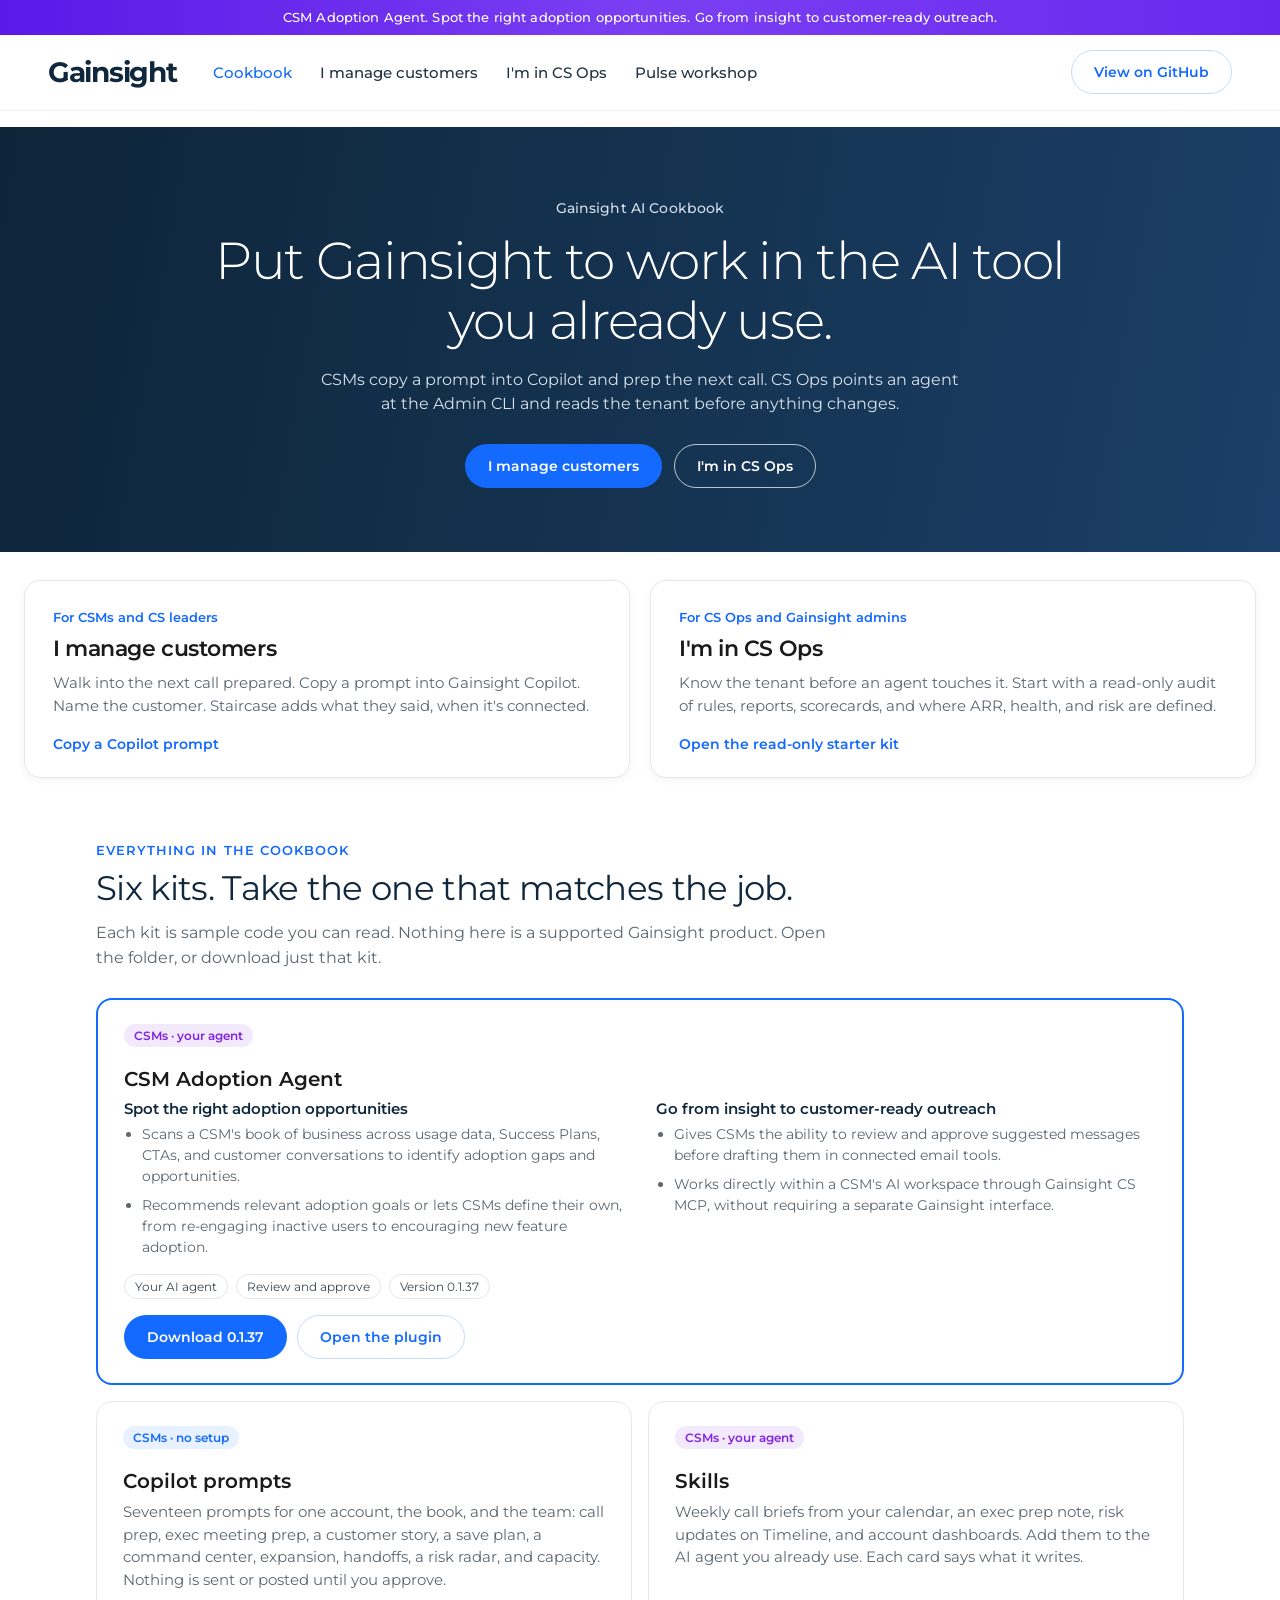
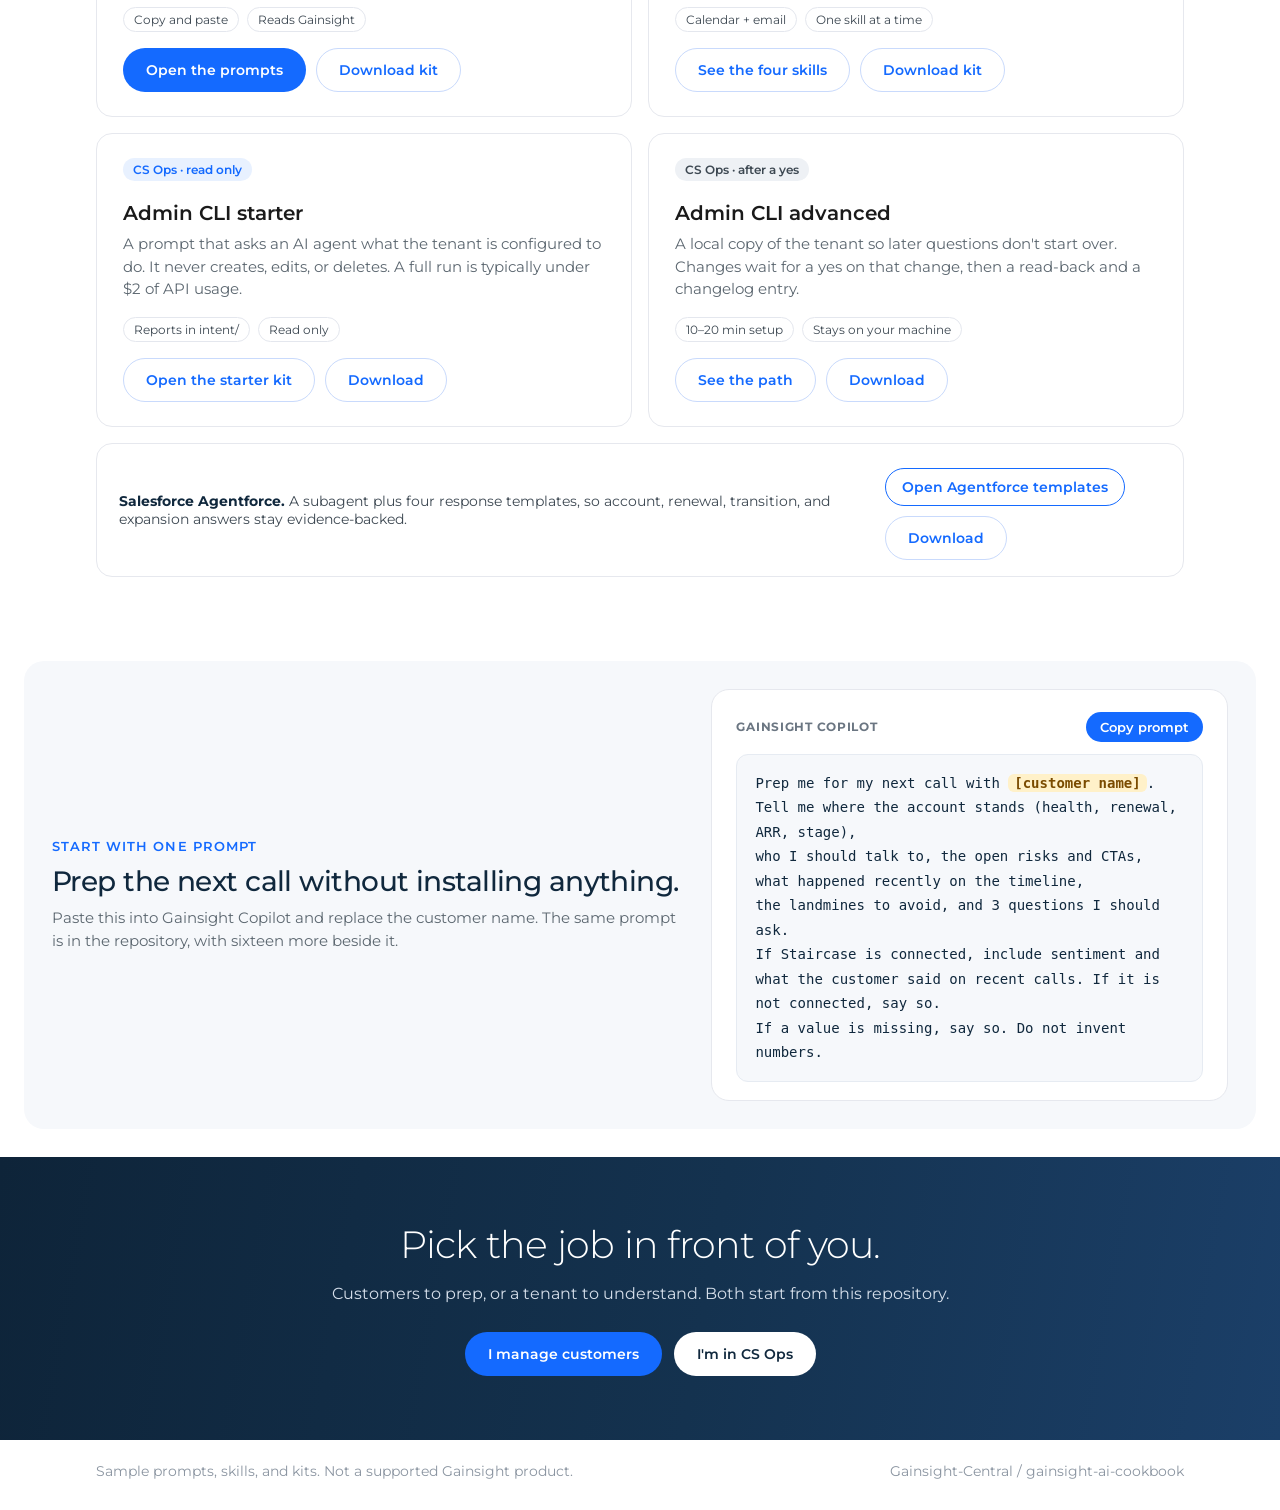
<file: docs/index.html>
<!DOCTYPE html>
<html lang="en">
<head>
  <meta charset="utf-8" />
  <meta name="viewport" content="width=device-width, initial-scale=1" />
  <title>Gainsight AI Cookbook</title>
  <meta name="description" content="Prompts for Gainsight Copilot, skills for the AI agent of your choice, and Admin CLI kits for CS Ops. Sample code from Gainsight, ready to copy." />
  <link rel="stylesheet" href="css/site.css" />
</head>
<body>
  <a class="banner announce" href="#nba">CSM Adoption Agent. Spot the right adoption opportunities. Go from insight to customer-ready outreach.</a>
  <header class="header">
    <a class="logo" href="index.html">Gainsight</a>
    <nav class="nav">
      <a class="active" href="index.html">Cookbook</a>
      <a href="customers.html">I manage customers</a>
      <a href="ops.html">I'm in CS Ops</a>
      <a href="workshop/">Pulse workshop</a>
    </nav>
    <div class="header-actions">
      <a class="btn btn-quiet" href="https://github.com/Gainsight-Central/gainsight-ai-cookbook">View on GitHub</a>
    </div>
  </header>

  <section class="hero home-hero">
    <div class="eyebrow">Gainsight AI Cookbook</div>
    <h1>Put Gainsight to work in the AI tool you already use.</h1>
    <p class="sub">CSMs copy a prompt into Copilot and prep the next call. CS Ops points an agent at the Admin CLI and reads the tenant before anything changes.</p>
    <div class="hero-actions">
      <a class="btn btn-blue" href="customers.html">I manage customers</a>
      <a class="btn btn-ghost" href="ops.html">I'm in CS Ops</a>
    </div>
  </section>

  <section class="home-section">
    <div class="wrap">
      <div class="doors">
        <a class="door" href="customers.html">
          <div class="kicker">For CSMs and CS leaders</div>
          <h3>I manage customers</h3>
          <p>Walk into the next call prepared. Copy a prompt into Gainsight Copilot. Name the customer. Staircase adds what they said, when it's connected.</p>
          <span class="go">Copy a Copilot prompt</span>
        </a>
        <a class="door" href="ops.html">
          <div class="kicker">For CS Ops and Gainsight admins</div>
          <h3>I'm in CS Ops</h3>
          <p>Know the tenant before an agent touches it. Start with a read-only audit of rules, reports, scorecards, and where ARR, health, and risk are defined.</p>
          <span class="go">Open the read-only starter kit</span>
        </a>
      </div>
    </div>
  </section>

  <section class="block" id="kits">
    <div class="block-head">
      <div class="over">Everything in the cookbook</div>
      <h2 class="title">Six kits. Take the one that matches the job.</h2>
      <p class="lede">Each kit is sample code you can read. Nothing here is a supported Gainsight product. Open the folder, or download just that kit.</p>
    </div>
    <div class="kit-grid">
      <div class="kit feat" id="nba">
        <span class="tag purple">CSMs · your agent</span>
        <h3>CSM Adoption Agent</h3>
        <div class="kit-points">
          <div>
            <h4>Spot the right adoption opportunities</h4>
            <ul>
              <li>Scans a CSM's book of business across usage data, Success Plans, CTAs, and customer conversations to identify adoption gaps and opportunities.</li>
              <li>Recommends relevant adoption goals or lets CSMs define their own, from re-engaging inactive users to encouraging new feature adoption.</li>
            </ul>
          </div>
          <div>
            <h4>Go from insight to customer-ready outreach</h4>
            <ul>
              <li>Gives CSMs the ability to review and approve suggested messages before drafting them in connected email tools.</li>
              <li>Works directly within a CSM's AI workspace through Gainsight CS MCP, without requiring a separate Gainsight interface.</li>
            </ul>
          </div>
        </div>
        <div class="meta"><span class="chip">Your AI agent</span><span class="chip">Review and approve</span><span class="chip">Version 0.1.37</span></div>
        <div class="row-actions"><a class="btn btn-blue" href="downloads/gainsight-nba-0.1.37.zip" data-gate="nba">Download 0.1.37</a><a class="btn btn-quiet" href="https://github.com/Gainsight-Central/gainsight-ai-cookbook/tree/main/gainsight-nba">Open the plugin</a></div>
      </div>
      <div class="kit">
        <span class="tag">CSMs · no setup</span>
        <h3>Copilot prompts</h3>
        <p>Seventeen prompts for one account, the book, and the team: call prep, exec meeting prep, a customer story, a save plan, a command center, expansion, handoffs, a risk radar, and capacity. Nothing is sent or posted until you approve.</p>
        <div class="meta"><span class="chip">Copy and paste</span><span class="chip">Reads Gainsight</span></div>
        <div class="row-actions"><a class="btn btn-blue" href="customers.html#prompts">Open the prompts</a><a class="btn btn-quiet" href="downloads/gainsight-cs-mcp-skills.zip">Download kit</a></div>
      </div>
      <div class="kit">
        <span class="tag purple">CSMs · your agent</span>
        <h3>Skills</h3>
        <p>Weekly call briefs from your calendar, an exec prep note, risk updates on Timeline, and account dashboards. Add them to the AI agent you already use. Each card says what it writes.</p>
        <div class="meta"><span class="chip">Calendar + email</span><span class="chip">One skill at a time</span></div>
        <div class="row-actions"><a class="btn btn-quiet" href="customers.html#skills">See the four skills</a><a class="btn btn-quiet" href="downloads/gainsight-cs-mcp-skills.zip">Download kit</a></div>
      </div>
      <div class="kit">
        <span class="tag">CS Ops · read only</span>
        <h3>Admin CLI starter</h3>
        <p>A prompt that asks an AI agent what the tenant is configured to do. It never creates, edits, or deletes. A full run is typically under $2 of API usage.</p>
        <div class="meta"><span class="chip">Reports in intent/</span><span class="chip">Read only</span></div>
        <div class="row-actions"><a class="btn btn-quiet" href="ops.html">Open the starter kit</a><a class="btn btn-quiet" href="downloads/cs-admin-cli-starter-kit.zip">Download</a></div>
      </div>
      <div class="kit">
        <span class="tag gray">CS Ops · after a yes</span>
        <h3>Admin CLI advanced</h3>
        <p>A local copy of the tenant so later questions don't start over. Changes wait for a yes on that change, then a read-back and a changelog entry.</p>
        <div class="meta"><span class="chip">10–20 min setup</span><span class="chip">Stays on your machine</span></div>
        <div class="row-actions"><a class="btn btn-quiet" href="ops.html#path">See the path</a><a class="btn btn-quiet" href="downloads/cs-admin-cli-advanced-kit.zip">Download</a></div>
      </div>
    </div>
    <div class="skills-foot" style="margin-top:16px">
      <span><b>Salesforce Agentforce.</b> A subagent plus four response templates, so account, renewal, transition, and expansion answers stay evidence-backed.</span>
      <span class="row-actions"><a class="open-btn" href="https://github.com/Gainsight-Central/gainsight-ai-cookbook/tree/main/agentforce-cs-agent">Open Agentforce templates</a><a class="btn btn-quiet" href="downloads/agentforce-cs-agent.zip">Download</a></span>
    </div>
  </section>

  <section class="band">
    <div>
      <div class="over">Start with one prompt</div>
      <h2>Prep the next call without installing anything.</h2>
      <p>Paste this into Gainsight Copilot and replace the customer name. The same prompt is in the repository, with sixteen more beside it.</p>
    </div>
    <div class="prompt-card" style="box-shadow:none;border:1px solid #e6e8ee">
      <div class="ph"><span>Gainsight Copilot</span><button class="copy-btn" type="button" data-copy="prep-for-a-call">Copy prompt</button></div>
      <div class="prompt-text">Prep me for my next call with <span class="fill">[customer name]</span>.
Tell me where the account stands (health, renewal, ARR, stage),
who I should talk to, the open risks and CTAs, what happened recently on the timeline,
the landmines to avoid, and 3 questions I should ask.
If Staircase is connected, include sentiment and what the customer said on recent calls. If it is not connected, say so.
If a value is missing, say so. Do not invent numbers.</div>
    </div>
  </section>

  <section class="final">
    <h2>Pick the job in front of you.</h2>
    <p>Customers to prep, or a tenant to understand. Both start from this repository.</p>
    <div class="hero-actions">
      <a class="btn btn-blue" href="customers.html">I manage customers</a>
      <a class="btn btn-white" href="ops.html">I'm in CS Ops</a>
    </div>
  </section>
  <div class="legal"><span>Sample prompts, skills, and kits. Not a supported Gainsight product.</span><span>Gainsight-Central / gainsight-ai-cookbook</span></div>

  <pre id="prep-for-a-call" class="copy-source">Prep me for my next call with [customer name].
Tell me where the account stands (health, renewal, ARR, stage),
who I should talk to, the open risks and CTAs, what happened recently on the timeline,
the landmines to avoid, and 3 questions I should ask.
If Staircase is connected, include sentiment and what the customer said on recent calls. If it is not connected, say so.
If a value is missing, say so. Do not invent numbers.</pre>
  <dialog id="nba-gate" class="nba-dialog">
    <form id="nba-gate-form" method="dialog">
      <h2>Download the CSM Adoption Agent plugin</h2>
      <p>Fill in the form and your download starts right after. We'll use your details to see who is trying the plugin and to ask how it went. We won't add you to a mailing list.</p>
      <p class="nba-dialog-note"><span class="req" aria-hidden="true">*</span> Required</p>
      <label>Name <span class="req" aria-hidden="true">*</span><input name="name" type="text" placeholder="Jane Smith" autocomplete="name" required aria-required="true"><span class="nba-dialog-error">Enter your name.</span></label>
      <label>Work email <span class="req" aria-hidden="true">*</span><input name="email" type="email" placeholder="jane@company.com" autocomplete="email" required aria-required="true"><span class="nba-dialog-error">Enter a valid work email, like jane@company.com.</span></label>
      <label>Company <span class="req" aria-hidden="true">*</span><input name="company" type="text" placeholder="Company name" autocomplete="organization" required aria-required="true"><span class="nba-dialog-error">Enter your company.</span></label>
      <label>Role <span class="opt">(optional)</span><input name="role" type="text" placeholder="CSM, CS Ops, CS leader" autocomplete="organization-title"></label>
      <label>How do you plan to use it? <span class="opt">(optional)</span><input name="use" type="text" placeholder="For example, find accounts that stopped using a feature"></label>
      <div class="nba-dialog-actions">
        <button class="btn btn-blue" type="submit">Download</button>
        <button class="btn btn-quiet" type="button" data-gate-close>Cancel</button>
      </div>
    </form>
  </dialog>
  <script src="js/site.js"></script>
</body>
</html>
</file>
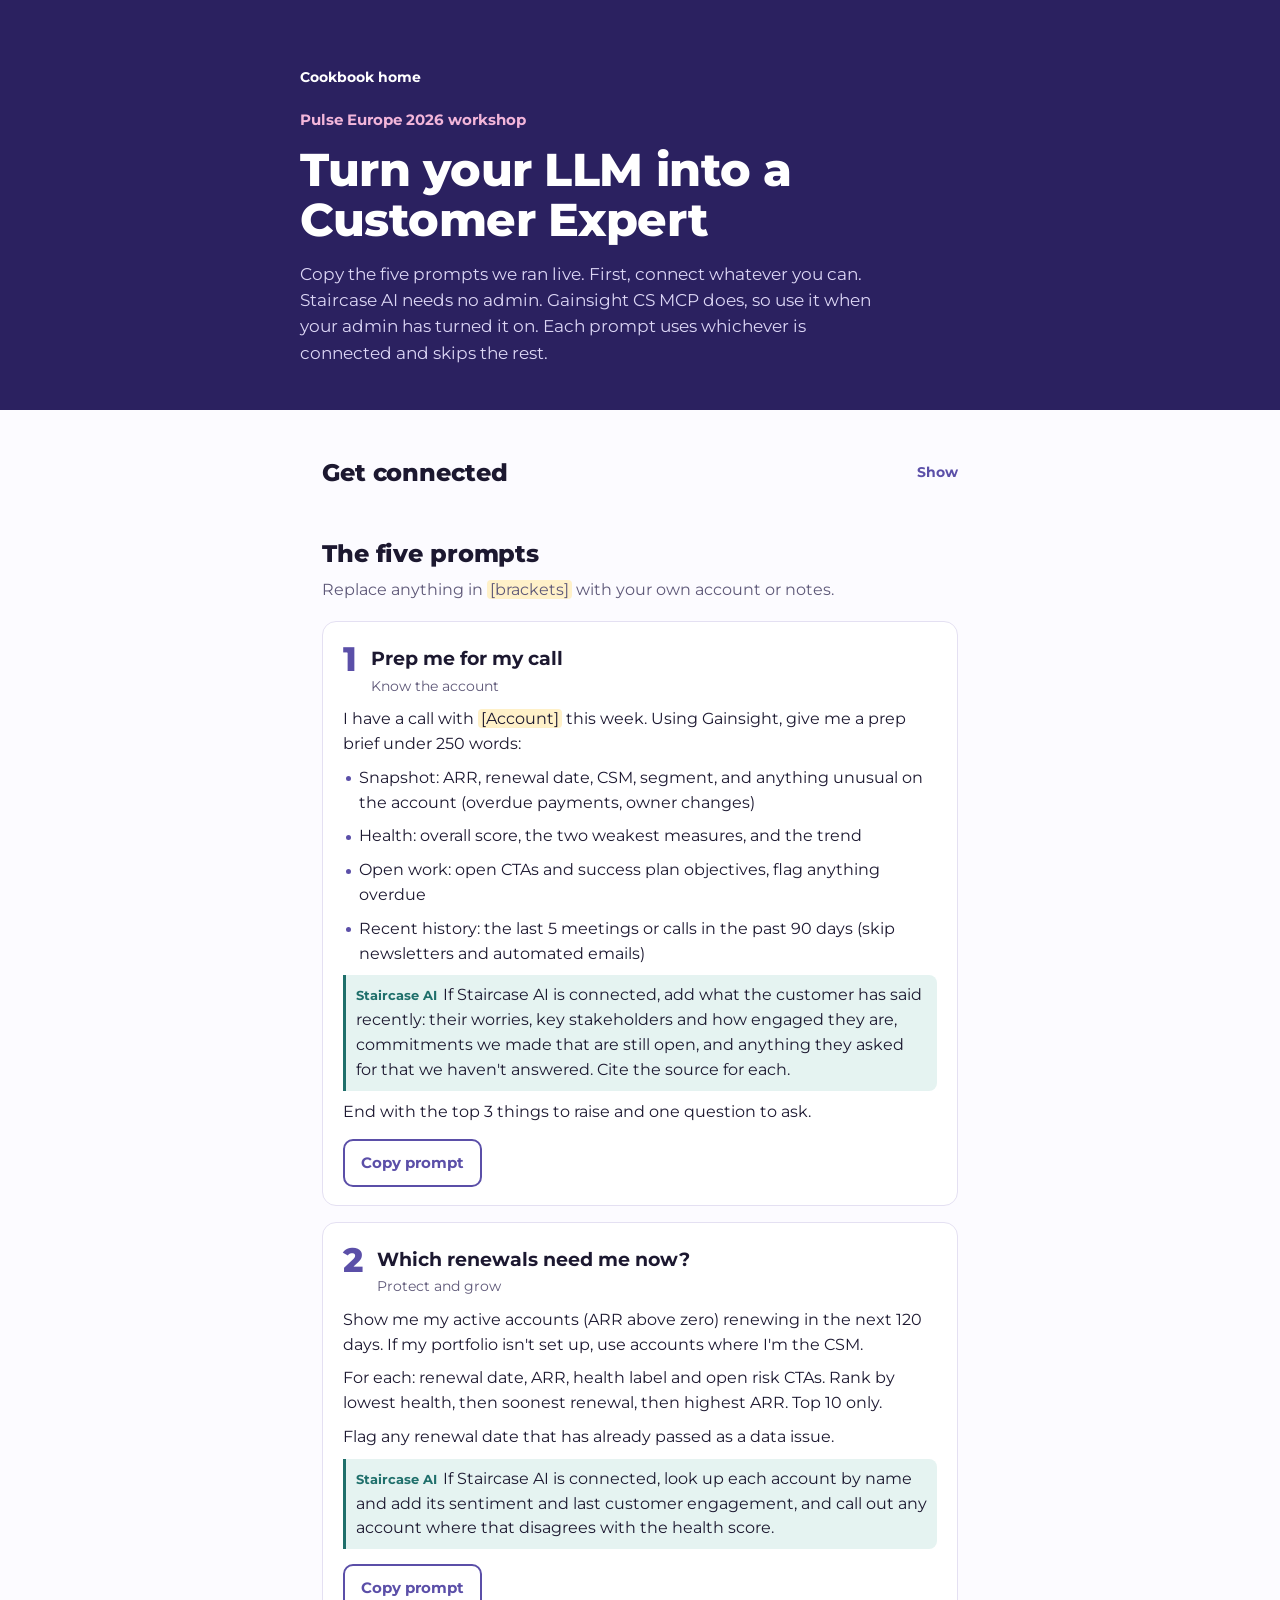
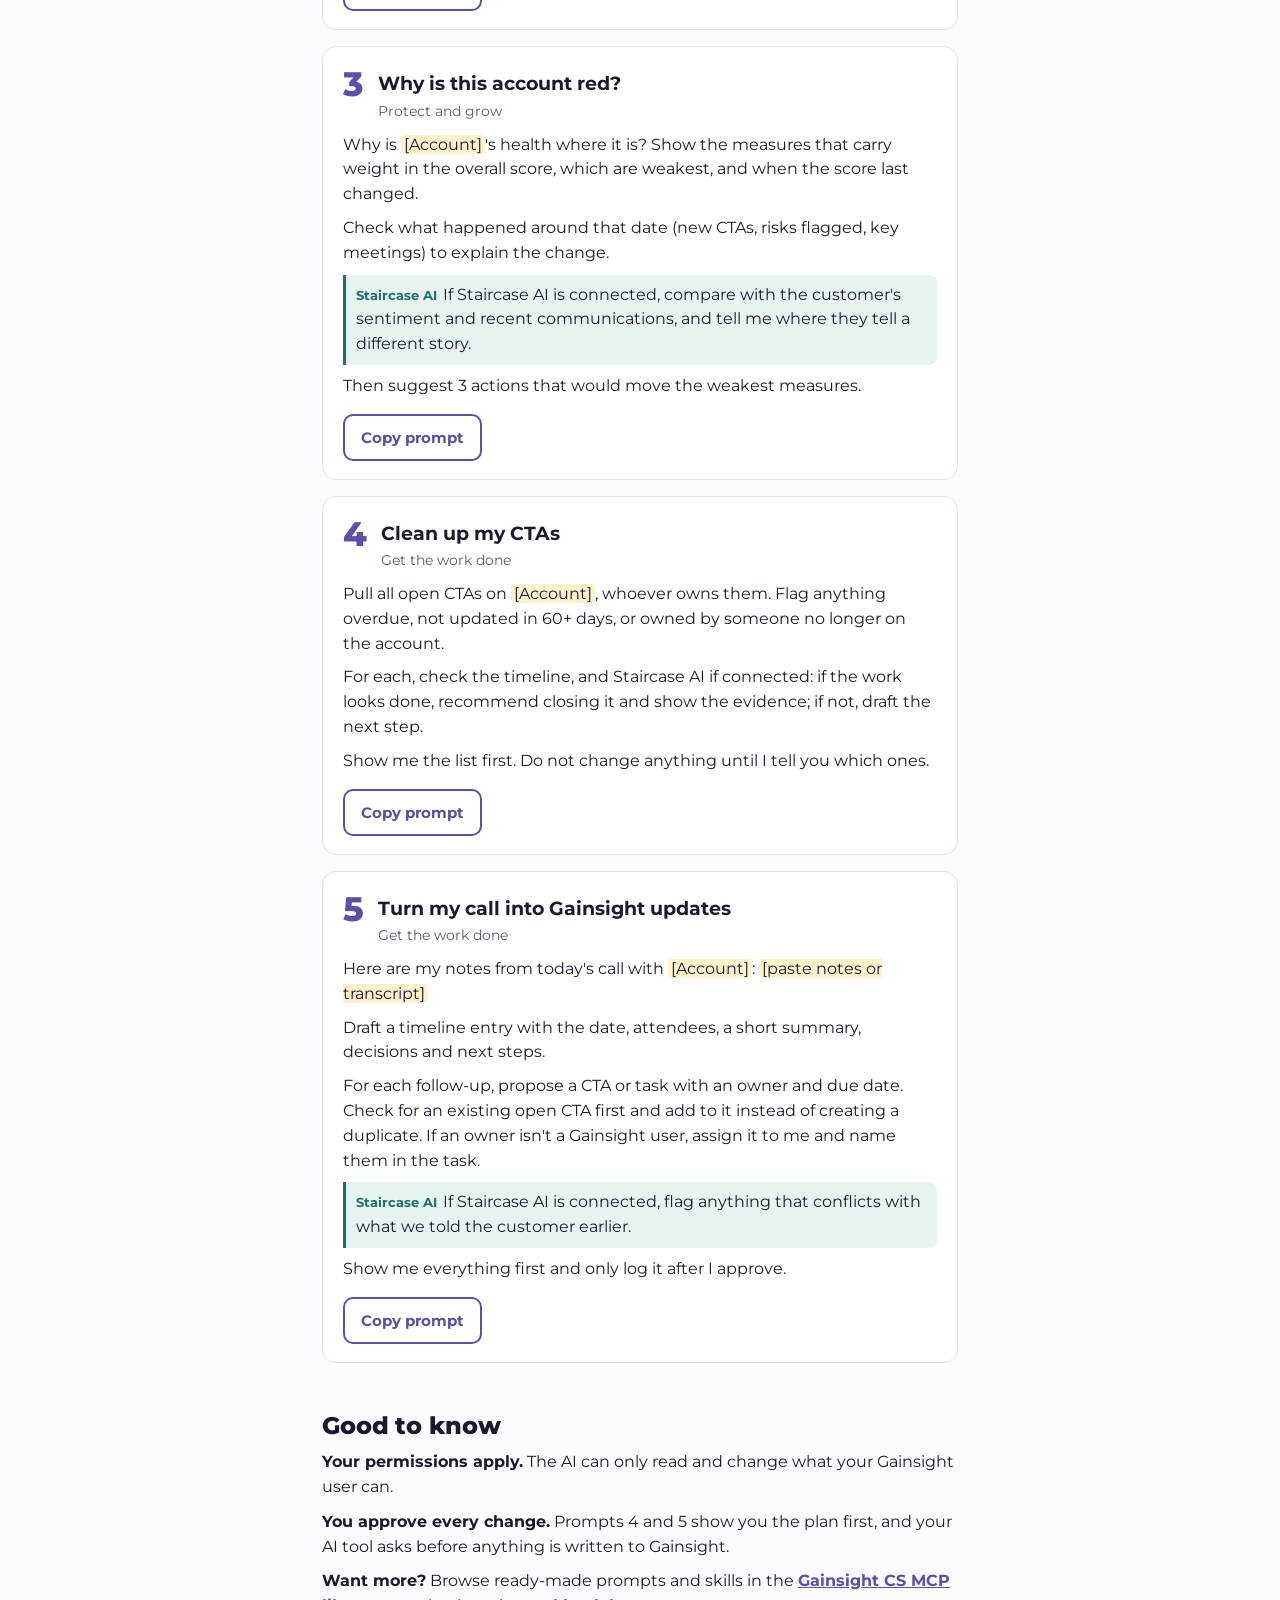
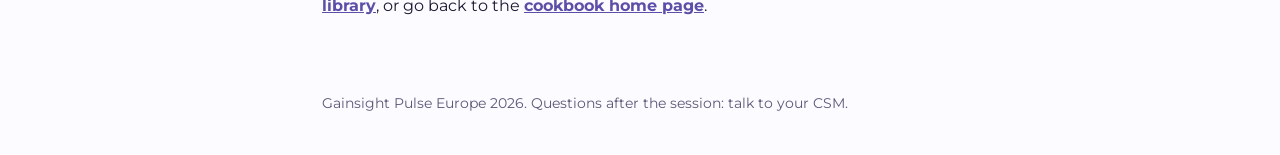
<file: docs/workshop/index.html>
<!doctype html>
<html lang="en"><head><meta charset="utf-8"><meta name="viewport" content="width=device-width,initial-scale=1">
<meta name="robots" content="noindex">
<title>Turn your LLM into a Customer Expert | Pulse Europe 2026</title>
<link rel="preconnect" href="https://fonts.googleapis.com"><link href="https://fonts.googleapis.com/css2?family=Montserrat:wght@400;500;700;800&display=swap" rel="stylesheet">
<style>
:root{--dusk:#2B2160;--violet:#5B4FA8;--pink:#F3B6DA;--teal:#1F6F6B;--teal-bg:#E5F3F1;--gold:#E9B44C;--paper:#FCFBFF;--card:#FFFFFF;--line:#E4E0F2;--ink:#1C1830;--muted:#5E5878;--mark:#FFF1C9;color-scheme:light}
@media (prefers-color-scheme:dark){:root{--paper:#141026;--card:#1E1938;--line:#332B57;--ink:#EDEAF7;--muted:#B3ACD0;--teal:#7FD1C8;--teal-bg:#173634;--mark:#4A3C10;--violet:#B9AEF5;color-scheme:dark}}
*{box-sizing:border-box}
body{margin:0;font-family:Montserrat,system-ui,-apple-system,"Segoe UI",sans-serif;background:var(--paper);color:var(--ink);line-height:1.55;font-size:16px}
.hero{background:var(--dusk);color:#fff;padding:56px 22px 44px}
.wrap{max-width:680px;margin:0 auto}
.hero .event{color:var(--pink);font-weight:700;font-size:15px;margin:0 0 14px}
.hero h1{font-size:clamp(30px,7vw,46px);line-height:1.08;font-weight:800;margin:0 0 16px;letter-spacing:-.01em}
.hero p.lede{font-size:17px;color:#DCD6F5;margin:0;max-width:34em}
main{padding:8px 22px 64px}
h2{font-size:24px;font-weight:800;margin:44px 0 6px;letter-spacing:-.005em}
.sub{color:var(--muted);margin:0 0 18px}
ol.steps{list-style:none;padding:0;margin:0;counter-reset:s}
ol.steps li{counter-increment:s;position:relative;padding:0 0 18px 46px}
ol.steps li::before{content:counter(s);position:absolute;left:0;top:0;width:30px;height:30px;border-radius:50%;background:var(--gold);color:#2B2160;font-weight:800;display:grid;place-items:center;font-size:15px}
ol.steps strong{display:block}
code{display:inline-block;max-width:100%;background:var(--card);border:1px solid var(--line);border-radius:6px;padding:1px 6px;font-size:14px;overflow-wrap:anywhere;word-break:break-word;vertical-align:top}
.prompt{background:var(--card);border:1px solid var(--line);border-radius:14px;padding:20px 20px 18px;margin:0 0 16px}
.prompt header{display:flex;gap:14px;align-items:flex-start;margin-bottom:10px}
.num{flex:none;font-size:34px;font-weight:800;line-height:1;color:var(--violet)}
.prompt h3{margin:2px 0 0;font-size:19px;font-weight:700}
.theme{margin:2px 0 0;color:var(--muted);font-size:14px}
.text p{margin:0 0 9px}
.text p.li{padding-left:16px;position:relative}.text p.li::before{content:"";position:absolute;left:3px;top:.65em;width:5px;height:5px;border-radius:50%;background:var(--violet)}
.text p.st{background:var(--teal-bg);border-left:3px solid var(--teal);padding:8px 10px;border-radius:0 8px 8px 0}
.tag{display:inline-block;font-size:12.5px;font-weight:700;color:var(--teal);margin-right:6px}
mark{background:var(--mark);color:inherit;border-radius:4px;padding:0 3px}
.copy{font:inherit;font-weight:700;font-size:15px;margin-top:6px;padding:10px 16px;border-radius:10px;border:2px solid var(--violet);background:transparent;color:var(--violet);cursor:pointer;min-height:44px}
.copy[data-done]{background:var(--violet);color:var(--paper)}
.copy:focus-visible,a:focus-visible,summary:focus-visible{outline:3px solid var(--gold);outline-offset:2px}
details.connect{margin-top:36px}
details.connect>summary{display:flex;align-items:center;justify-content:space-between;gap:12px;cursor:pointer;list-style:none}
details.connect>summary::-webkit-details-marker{display:none}
details.connect>summary h2{margin:0}
details.connect .toggle{flex:none;font-size:14px;font-weight:700;color:var(--violet)}
details.connect .when-open{display:none}
details.connect[open] .when-closed{display:none}
details.connect[open] .when-open{display:inline}
details.connect .sub{margin-top:14px}
a{color:var(--violet);font-weight:700}
a.back{display:inline-flex;align-items:center;min-height:44px;margin:0 0 8px;color:#fff;font-size:14px;font-weight:700;text-decoration:none}
a.back:hover{text-decoration:underline}
.know p{margin:0 0 10px}
footer{color:var(--muted);font-size:14px;padding:0 22px 40px}
@media (prefers-reduced-motion:reduce){*{transition:none!important}}
</style></head>
<body>
<div class="hero"><div class="wrap">
<a class="back" href="../index.html">Cookbook home</a>
<p class="event">Pulse Europe 2026 workshop</p>
<h1>Turn your LLM into a Customer Expert</h1>
<p class="lede">Copy the five prompts we ran live. First, connect whatever you can. Staircase AI needs no admin. Gainsight CS MCP does, so use it when your admin has turned it on. Each prompt uses whichever is connected and skips the rest.</p>
</div></div>
<main class="wrap">
<details class="connect">
<summary><h2>Get connected</h2><span class="toggle"><span class="when-closed">Show</span><span class="when-open">Hide</span></span></summary>
<p class="sub">If you aren't connected yet, add whichever you can. The prompts use what is available.</p>
<ol class="steps">
<li><strong>Connect what you can right now</strong>If Gainsight or Staircase AI is already in your AI tool, leave it. If not, add the one you can sign in to.</li>
<li><strong>Staircase AI: connect it yourself</strong>No admin. If it isn't connected yet, add it. The highlighted lines in each prompt use it when it's there and are skipped when it isn't.</li>
<li><strong>Gainsight CS MCP needs your admin</strong>Ask them to turn MCP on and share your address. It usually looks like <code>https://yourcompany.gainsightcloud.com/v1/ds-mcp/mcp</code></li>
<li><strong>Add that Gainsight address and sign in</strong>Claude, ChatGPT and Microsoft Copilot all support custom MCP connectors. The AI sees only what you can see in Gainsight.</li>
</ol>
<p>Step-by-step guides for each AI tool: <a href="https://support.gainsight.com/Gainsight_AI/Gainsight_MCPs">Gainsight CS MCP documentation</a></p>
</details>
<h2>The five prompts</h2>
<p class="sub">Replace anything in <mark>[brackets]</mark> with your own account or notes.</p>

<article class="prompt" id="p1">
  <header><span class="num" aria-hidden="true">1</span><div><h3>Prep me for my call</h3><p class="theme">Know the account</p></div></header>
  <div class="text"><p>I have a call with <mark>[Account]</mark> this week. Using Gainsight, give me a prep brief under 250 words:</p><p class="li">Snapshot: ARR, renewal date, CSM, segment, and anything unusual on the account (overdue payments, owner changes)</p><p class="li">Health: overall score, the two weakest measures, and the trend</p><p class="li">Open work: open CTAs and success plan objectives, flag anything overdue</p><p class="li">Recent history: the last 5 meetings or calls in the past 90 days (skip newsletters and automated emails)</p><p class="st"><span class="tag">Staircase AI</span>If Staircase AI is connected, add what the customer has said recently: their worries, key stakeholders and how engaged they are, commitments we made that are still open, and anything they asked for that we haven&#x27;t answered. Cite the source for each.</p><p>End with the top 3 things to raise and one question to ask.</p></div>
  <button class="copy" data-i="1" type="button">Copy prompt</button>
  <textarea hidden id="t1">I have a call with [Account] this week. Using Gainsight, give me a prep brief under 250 words:
- Snapshot: ARR, renewal date, CSM, segment, and anything unusual on the account (overdue payments, owner changes)
- Health: overall score, the two weakest measures, and the trend
- Open work: open CTAs and success plan objectives, flag anything overdue
- Recent history: the last 5 meetings or calls in the past 90 days (skip newsletters and automated emails)
If Staircase AI is connected, add what the customer has said recently: their worries, key stakeholders and how engaged they are, commitments we made that are still open, and anything they asked for that we haven&#x27;t answered. Cite the source for each.
End with the top 3 things to raise and one question to ask.</textarea>
</article>
<article class="prompt" id="p2">
  <header><span class="num" aria-hidden="true">2</span><div><h3>Which renewals need me now?</h3><p class="theme">Protect and grow</p></div></header>
  <div class="text"><p>Show me my active accounts (ARR above zero) renewing in the next 120 days. If my portfolio isn&#x27;t set up, use accounts where I&#x27;m the CSM.</p><p>For each: renewal date, ARR, health label and open risk CTAs. Rank by lowest health, then soonest renewal, then highest ARR. Top 10 only.</p><p>Flag any renewal date that has already passed as a data issue.</p><p class="st"><span class="tag">Staircase AI</span>If Staircase AI is connected, look up each account by name and add its sentiment and last customer engagement, and call out any account where that disagrees with the health score.</p></div>
  <button class="copy" data-i="2" type="button">Copy prompt</button>
  <textarea hidden id="t2">Show me my active accounts (ARR above zero) renewing in the next 120 days. If my portfolio isn&#x27;t set up, use accounts where I&#x27;m the CSM.
For each: renewal date, ARR, health label and open risk CTAs. Rank by lowest health, then soonest renewal, then highest ARR. Top 10 only.
Flag any renewal date that has already passed as a data issue.
If Staircase AI is connected, look up each account by name and add its sentiment and last customer engagement, and call out any account where that disagrees with the health score.</textarea>
</article>
<article class="prompt" id="p3">
  <header><span class="num" aria-hidden="true">3</span><div><h3>Why is this account red?</h3><p class="theme">Protect and grow</p></div></header>
  <div class="text"><p>Why is <mark>[Account]</mark>&#x27;s health where it is? Show the measures that carry weight in the overall score, which are weakest, and when the score last changed.</p><p>Check what happened around that date (new CTAs, risks flagged, key meetings) to explain the change.</p><p class="st"><span class="tag">Staircase AI</span>If Staircase AI is connected, compare with the customer&#x27;s sentiment and recent communications, and tell me where they tell a different story.</p><p>Then suggest 3 actions that would move the weakest measures.</p></div>
  <button class="copy" data-i="3" type="button">Copy prompt</button>
  <textarea hidden id="t3">Why is [Account]&#x27;s health where it is? Show the measures that carry weight in the overall score, which are weakest, and when the score last changed.
Check what happened around that date (new CTAs, risks flagged, key meetings) to explain the change.
If Staircase AI is connected, compare with the customer&#x27;s sentiment and recent communications, and tell me where they tell a different story.
Then suggest 3 actions that would move the weakest measures.</textarea>
</article>
<article class="prompt" id="p4">
  <header><span class="num" aria-hidden="true">4</span><div><h3>Clean up my CTAs</h3><p class="theme">Get the work done</p></div></header>
  <div class="text"><p>Pull all open CTAs on <mark>[Account]</mark>, whoever owns them. Flag anything overdue, not updated in 60+ days, or owned by someone no longer on the account.</p><p>For each, check the timeline, and Staircase AI if connected: if the work looks done, recommend closing it and show the evidence; if not, draft the next step.</p><p>Show me the list first. Do not change anything until I tell you which ones.</p></div>
  <button class="copy" data-i="4" type="button">Copy prompt</button>
  <textarea hidden id="t4">Pull all open CTAs on [Account], whoever owns them. Flag anything overdue, not updated in 60+ days, or owned by someone no longer on the account.
For each, check the timeline, and Staircase AI if connected: if the work looks done, recommend closing it and show the evidence; if not, draft the next step.
Show me the list first. Do not change anything until I tell you which ones.</textarea>
</article>
<article class="prompt" id="p5">
  <header><span class="num" aria-hidden="true">5</span><div><h3>Turn my call into Gainsight updates</h3><p class="theme">Get the work done</p></div></header>
  <div class="text"><p>Here are my notes from today&#x27;s call with <mark>[Account]</mark>: <mark>[paste notes or transcript]</mark></p><p>Draft a timeline entry with the date, attendees, a short summary, decisions and next steps.</p><p>For each follow-up, propose a CTA or task with an owner and due date. Check for an existing open CTA first and add to it instead of creating a duplicate. If an owner isn&#x27;t a Gainsight user, assign it to me and name them in the task.</p><p class="st"><span class="tag">Staircase AI</span>If Staircase AI is connected, flag anything that conflicts with what we told the customer earlier.</p><p>Show me everything first and only log it after I approve.</p></div>
  <button class="copy" data-i="5" type="button">Copy prompt</button>
  <textarea hidden id="t5">Here are my notes from today&#x27;s call with [Account]: [paste notes or transcript]
Draft a timeline entry with the date, attendees, a short summary, decisions and next steps.
For each follow-up, propose a CTA or task with an owner and due date. Check for an existing open CTA first and add to it instead of creating a duplicate. If an owner isn&#x27;t a Gainsight user, assign it to me and name them in the task.
If Staircase AI is connected, flag anything that conflicts with what we told the customer earlier.
Show me everything first and only log it after I approve.</textarea>
</article>
<h2>Good to know</h2>
<div class="know">
<p><strong>Your permissions apply.</strong> The AI can only read and change what your Gainsight user can.</p>
<p><strong>You approve every change.</strong> Prompts 4 and 5 show you the plan first, and your AI tool asks before anything is written to Gainsight.</p>
<p><strong>Want more?</strong> Browse ready-made prompts and skills in the <a href="https://www.gainsight.com/mcp/library/">Gainsight CS MCP library</a>, or go back to the <a href="../index.html">cookbook home page</a>.</p>
</div>
</main>
<footer class="wrap">Gainsight Pulse Europe 2026. Questions after the session: talk to your CSM.</footer>
<div aria-live="polite" id="live" style="position:absolute;left:-9999px"></div>
<script src="../js/track.js"></script>
<script>
document.querySelectorAll('.copy').forEach(b=>b.addEventListener('click',async()=>{
 const t=document.getElementById('t'+b.dataset.i).value;
 try{await navigator.clipboard.writeText(t)}catch(e){const a=document.createElement('textarea');a.value=t;document.body.appendChild(a);a.select();document.execCommand('copy');a.remove()}
 document.querySelectorAll('.copy').forEach(x=>{x.removeAttribute('data-done');x.textContent='Copy prompt'});
 b.setAttribute('data-done','');b.textContent='Copied';document.getElementById('live').textContent='Prompt '+b.dataset.i+' copied';
}));
</script>
</body></html>
</file>
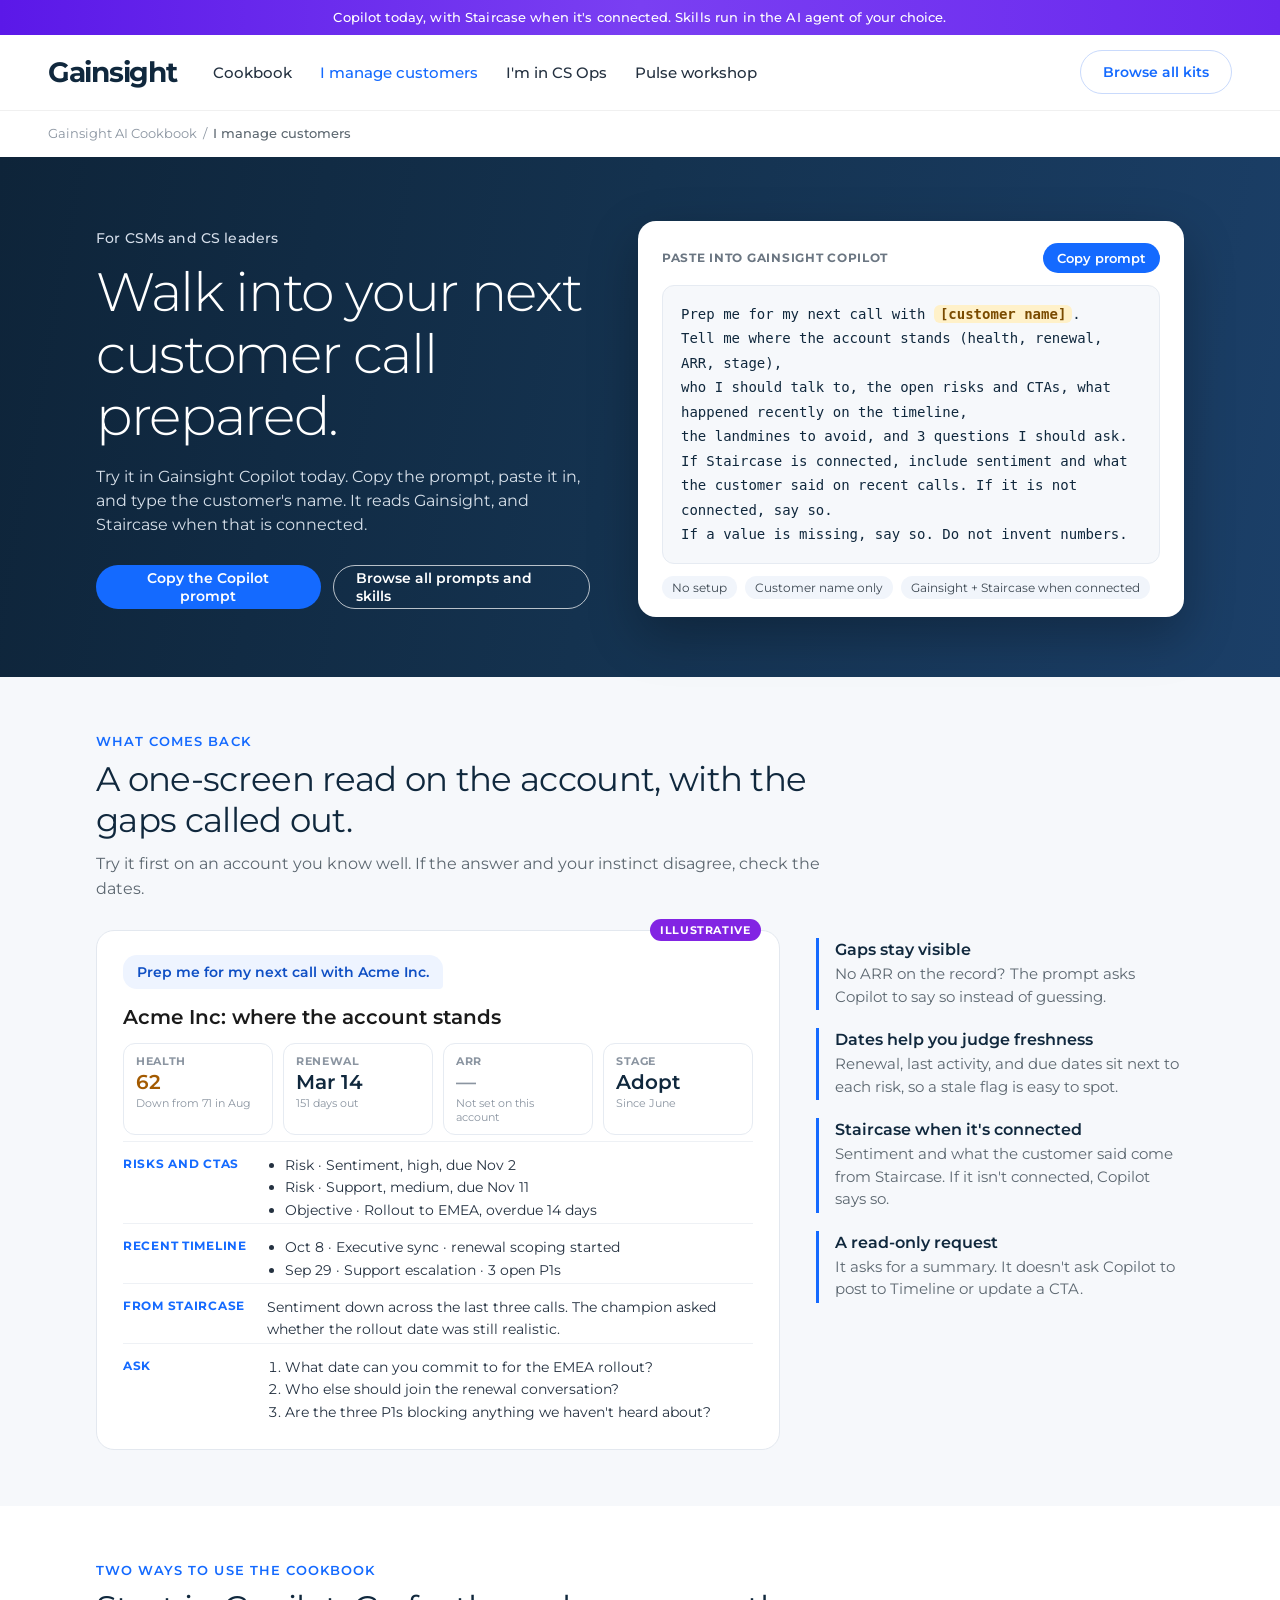
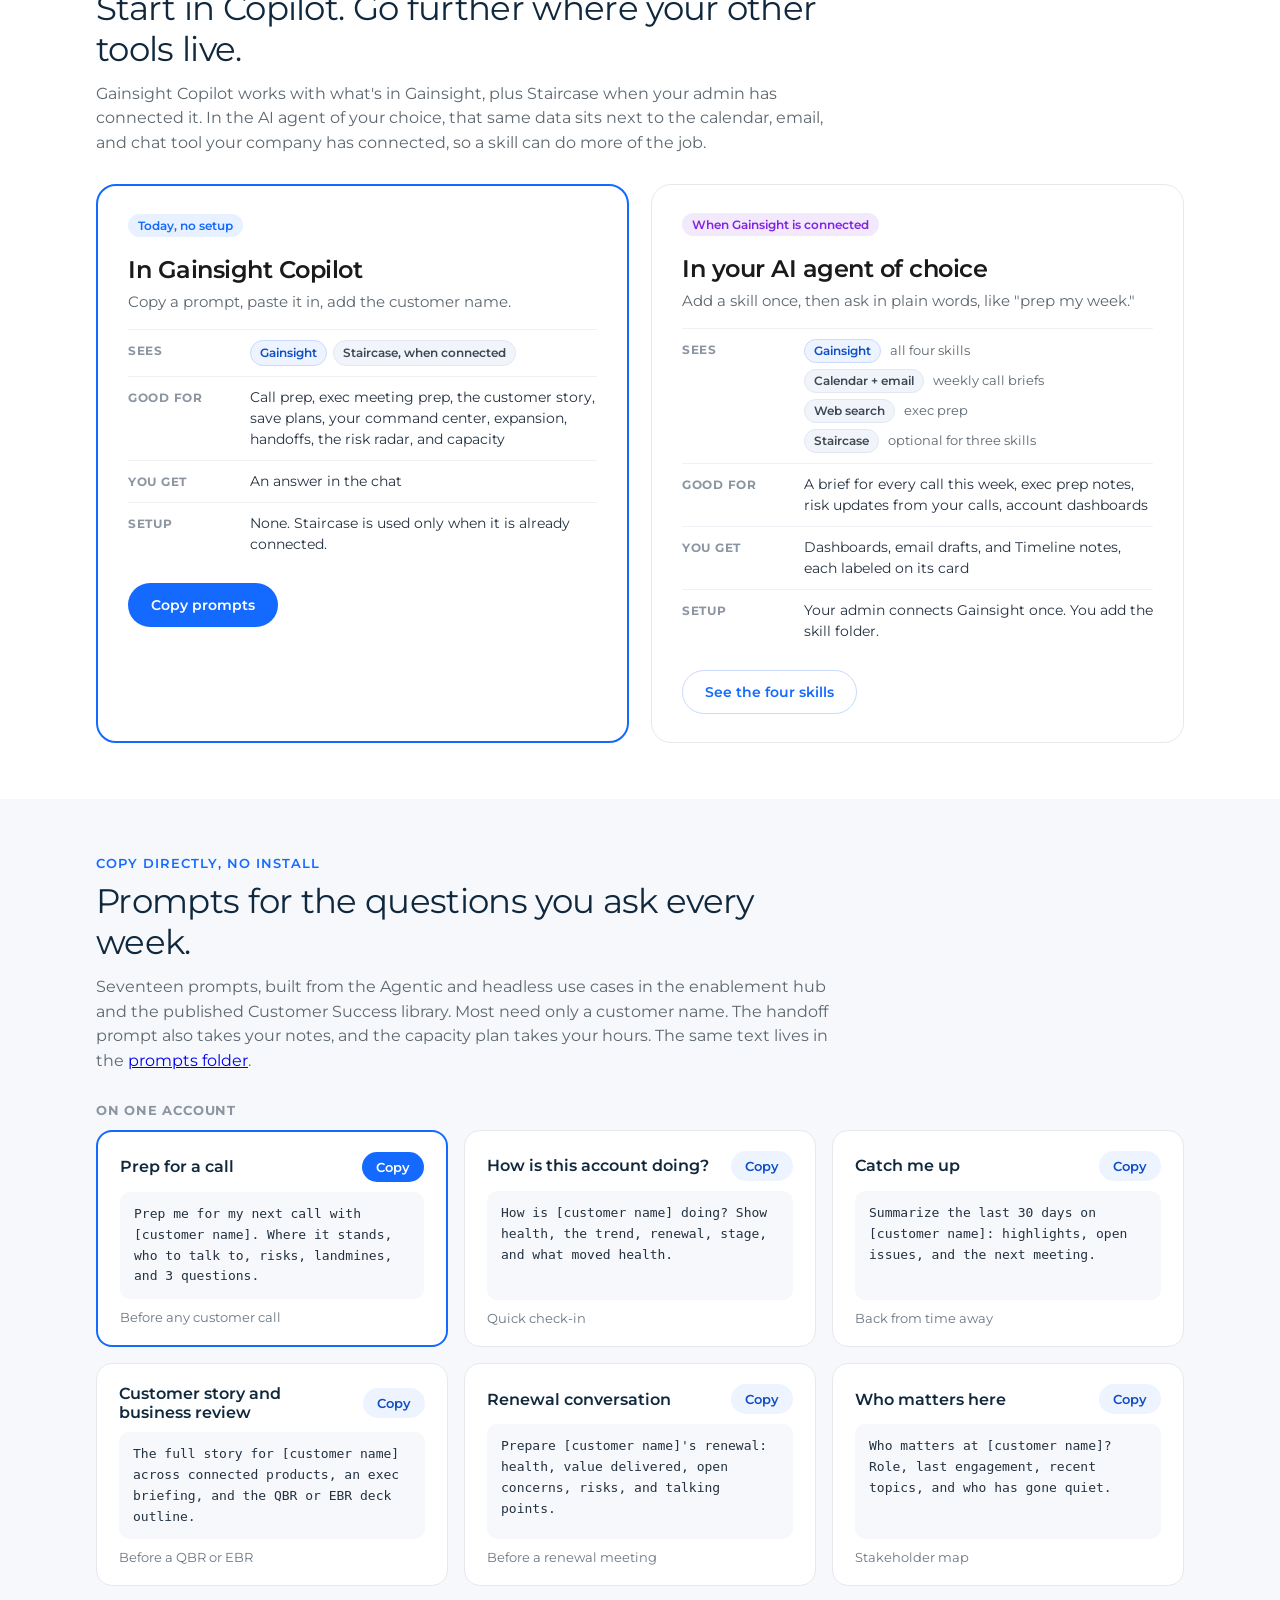
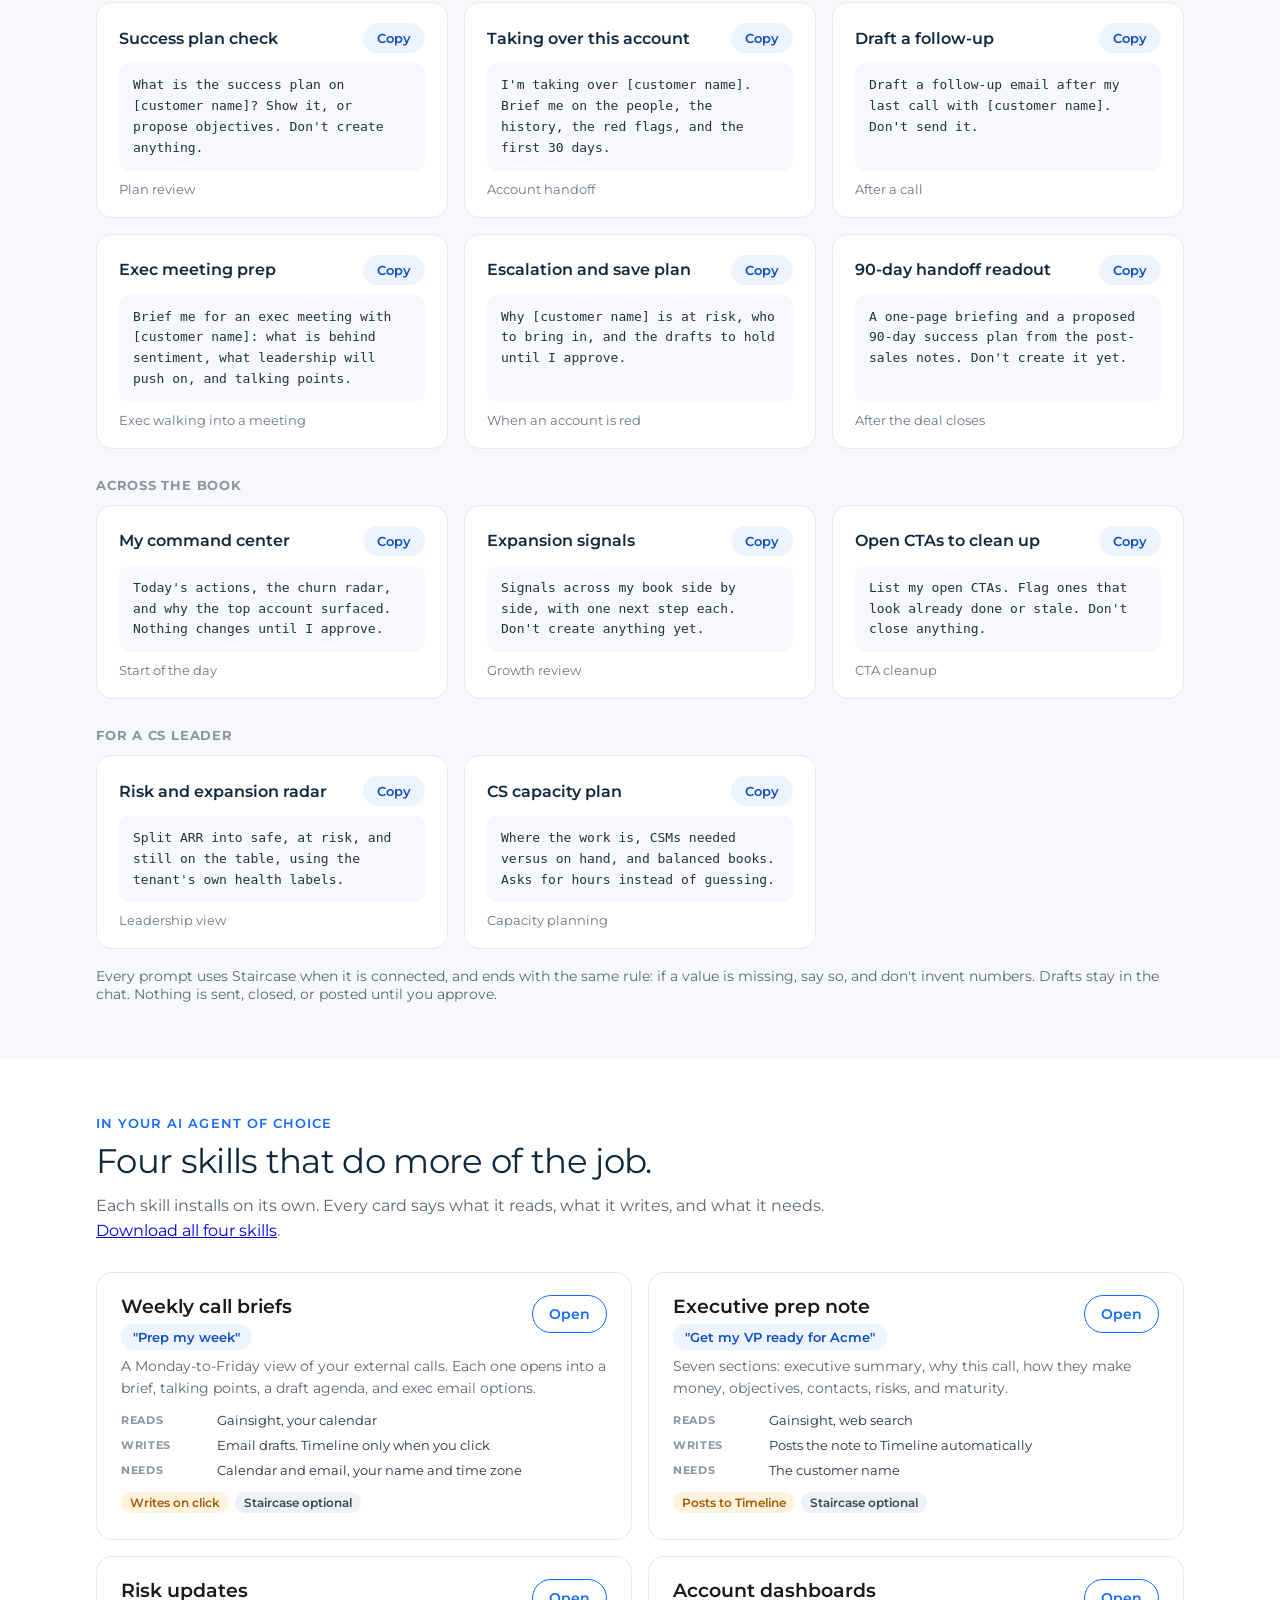
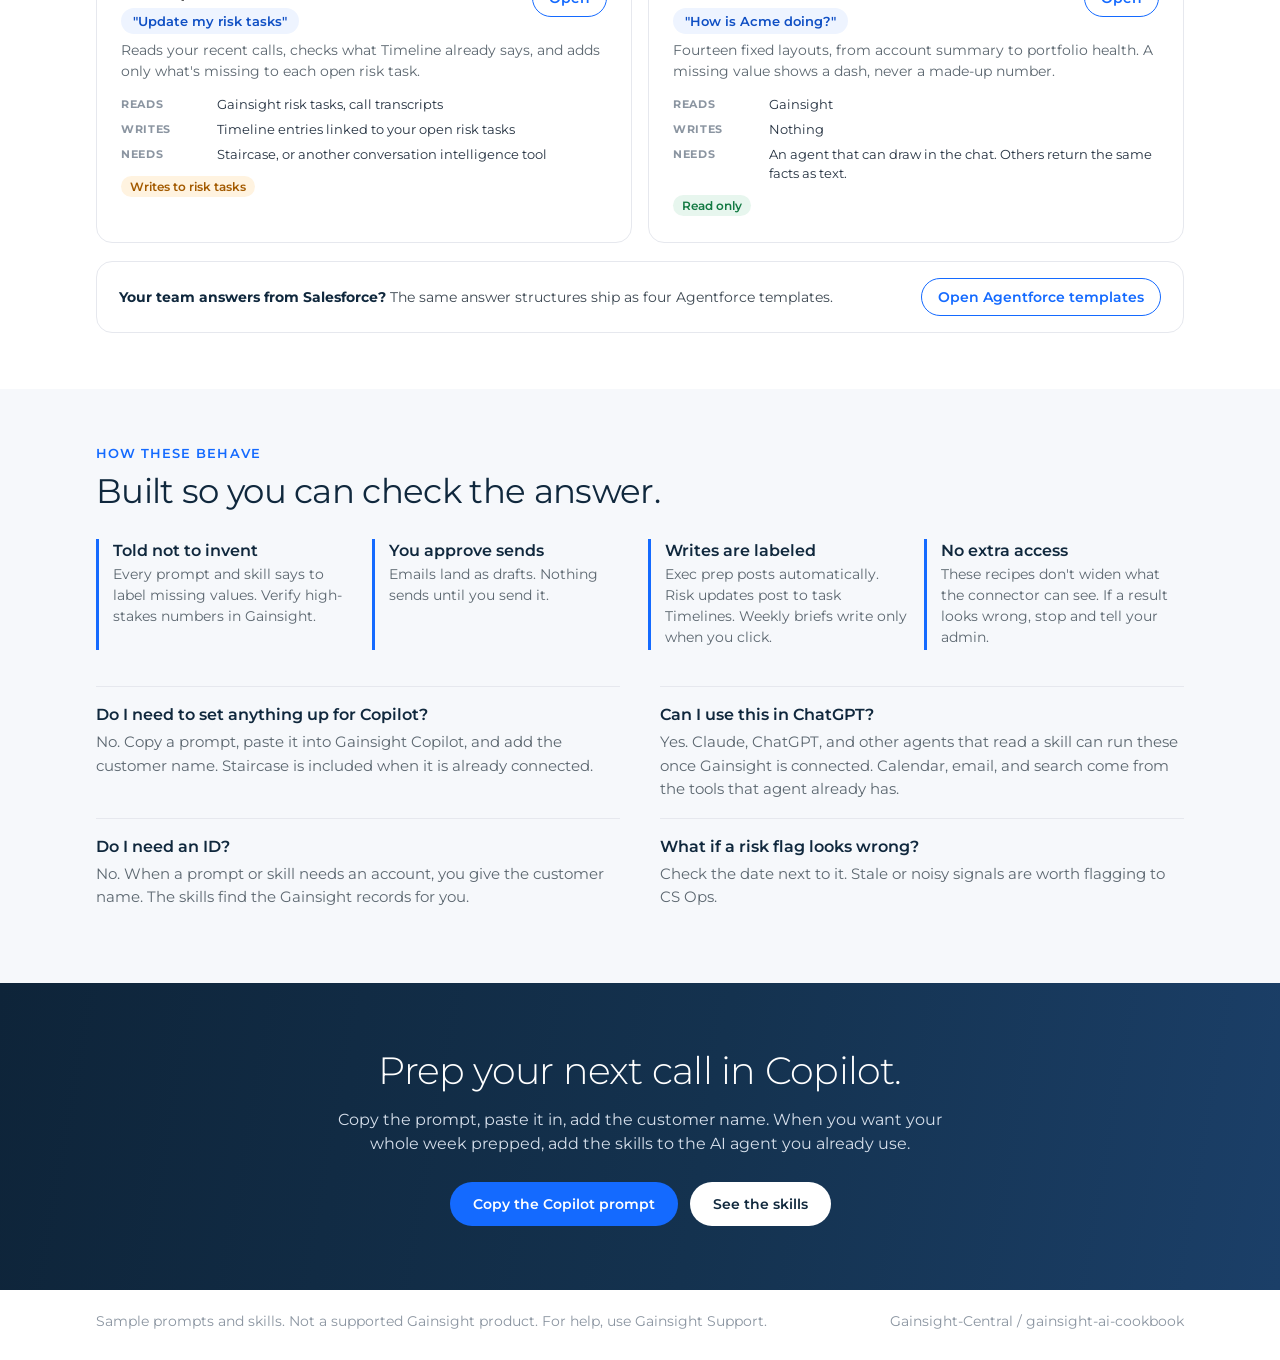
<file: docs/customers.html>
<!DOCTYPE html>
<html lang="en">
<head>
  <meta charset="utf-8" />
  <meta name="viewport" content="width=device-width, initial-scale=1" />
  <title>I manage customers — Gainsight AI Cookbook</title>
  <meta name="description" content="Copy a prompt into Gainsight Copilot and prep your next customer call. Go further in the AI agent of your choice with skills for your calendar and email." />
  <link rel="stylesheet" href="css/site.css" />
</head>
<body>
  <div class="banner">Copilot today, with Staircase when it's connected. Skills run in the AI agent of your choice.</div>
  <header class="header">
    <a class="logo" href="index.html">Gainsight</a>
    <nav class="nav">
      <a href="index.html">Cookbook</a>
      <a class="active" href="customers.html">I manage customers</a>
      <a href="ops.html">I'm in CS Ops</a>
      <a href="workshop/">Pulse workshop</a>
    </nav>
    <div class="header-actions">
      <a class="btn btn-quiet" href="index.html#kits">Browse all kits</a>
    </div>
  </header>
  <div class="crumb">Gainsight AI Cookbook &nbsp;/&nbsp; <strong>I manage customers</strong></div>

  <section class="hero left">
    <div class="hero-grid wide-right">
      <div>
        <div class="eyebrow">For CSMs and CS leaders</div>
        <h1>Walk into your next customer call prepared.</h1>
        <p class="sub">Try it in Gainsight Copilot today. Copy the prompt, paste it in, and type the customer's name. It reads Gainsight, and Staircase when that is connected.</p>
        <div class="hero-actions">
          <button class="btn btn-blue" type="button" data-copy="prep-for-a-call">Copy the Copilot prompt</button>
          <a class="btn btn-ghost" href="#prompts">Browse all prompts and skills</a>
        </div>
      </div>
      <div class="prompt-card">
        <div class="ph"><span>Paste into Gainsight Copilot</span><button class="copy-btn" type="button" data-copy="prep-for-a-call">Copy prompt</button></div>
        <div class="prompt-text">Prep me for my next call with <span class="fill">[customer name]</span>.
Tell me where the account stands (health, renewal, ARR, stage),
who I should talk to, the open risks and CTAs, what happened recently on the timeline,
the landmines to avoid, and 3 questions I should ask.
If Staircase is connected, include sentiment and what the customer said on recent calls. If it is not connected, say so.
If a value is missing, say so. Do not invent numbers.</div>
        <div class="pf"><span>No setup</span><span>Customer name only</span><span>Gainsight + Staircase when connected</span></div>
      </div>
    </div>
  </section>

  <section class="block alt">
    <div class="block-head">
      <div class="over">What comes back</div>
      <h2 class="title">A one-screen read on the account, with the gaps called out.</h2>
      <p class="lede">Try it first on an account you know well. If the answer and your instinct disagree, check the dates.</p>
    </div>
    <div class="answer">
      <div class="chat rel">
        <span class="illus">Illustrative</span>
        <div class="you">Prep me for my next call with Acme Inc.</div>
        <h3>Acme Inc: where the account stands</h3>
        <div class="tiles">
          <div class="tile"><div class="tk">Health</div><div class="tv y">62</div><div class="tn">Down from 71 in Aug</div></div>
          <div class="tile"><div class="tk">Renewal</div><div class="tv">Mar 14</div><div class="tn">151 days out</div></div>
          <div class="tile"><div class="tk">ARR</div><div class="tv m">—</div><div class="tn">Not set on this account</div></div>
          <div class="tile"><div class="tk">Stage</div><div class="tv">Adopt</div><div class="tn">Since June</div></div>
        </div>
        <div class="sec"><div class="sk">Risks and CTAs</div><div class="sv"><ul><li>Risk · Sentiment, high, due Nov 2</li><li>Risk · Support, medium, due Nov 11</li><li>Objective · Rollout to EMEA, overdue 14 days</li></ul></div></div>
        <div class="sec"><div class="sk">Recent timeline</div><div class="sv"><ul><li>Oct 8 · Executive sync · renewal scoping started</li><li>Sep 29 · Support escalation · 3 open P1s</li></ul></div></div>
        <div class="sec"><div class="sk">From Staircase</div><div class="sv">Sentiment down across the last three calls. The champion asked whether the rollout date was still realistic.</div></div>
        <div class="sec"><div class="sk">Ask</div><div class="sv"><ol><li>What date can you commit to for the EMEA rollout?</li><li>Who else should join the renewal conversation?</li><li>Are the three P1s blocking anything we haven't heard about?</li></ol></div></div>
      </div>
      <div class="callouts">
        <div class="callout-item"><h4>Gaps stay visible</h4><p>No ARR on the record? The prompt asks Copilot to say so instead of guessing.</p></div>
        <div class="callout-item"><h4>Dates help you judge freshness</h4><p>Renewal, last activity, and due dates sit next to each risk, so a stale flag is easy to spot.</p></div>
        <div class="callout-item"><h4>Staircase when it's connected</h4><p>Sentiment and what the customer said come from Staircase. If it isn't connected, Copilot says so.</p></div>
        <div class="callout-item"><h4>A read-only request</h4><p>It asks for a summary. It doesn't ask Copilot to post to Timeline or update a CTA.</p></div>
      </div>
    </div>
  </section>

  <section class="block">
    <div class="block-head">
      <div class="over">Two ways to use the cookbook</div>
      <h2 class="title">Start in Copilot. Go further where your other tools live.</h2>
      <p class="lede">Gainsight Copilot works with what's in Gainsight, plus Staircase when your admin has connected it. In the AI agent of your choice, that same data sits next to the calendar, email, and chat tool your company has connected, so a skill can do more of the job.</p>
    </div>
    <div class="ways">
      <div class="way lead">
        <span class="tag">Today, no setup</span>
        <h3>In Gainsight Copilot</h3>
        <p class="wsub">Copy a prompt, paste it in, add the customer name.</p>
        <div class="wrow"><div class="wk">Sees</div><div class="conn"><span class="gs">Gainsight</span><span>Staircase, when connected</span></div></div>
        <div class="wrow"><div class="wk">Good for</div><div>Call prep, exec meeting prep, the customer story, save plans, your command center, expansion, handoffs, the risk radar, and capacity</div></div>
        <div class="wrow"><div class="wk">You get</div><div>An answer in the chat</div></div>
        <div class="wrow"><div class="wk">Setup</div><div>None. Staircase is used only when it is already connected.</div></div>
        <div class="cta-row"><a class="btn btn-blue" href="#prompts">Copy prompts</a></div>
      </div>
      <div class="way">
        <span class="tag purple">When Gainsight is connected</span>
        <h3>In your AI agent of choice</h3>
        <p class="wsub">Add a skill once, then ask in plain words, like "prep my week."</p>
        <div class="wrow"><div class="wk">Sees</div><div class="seeslist"><div><span class="gs-chip">Gainsight</span> all four skills</div><div><span class="o-chip">Calendar + email</span> weekly call briefs</div><div><span class="o-chip">Web search</span> exec prep</div><div><span class="o-chip">Staircase</span> optional for three skills</div></div></div>
        <div class="wrow"><div class="wk">Good for</div><div>A brief for every call this week, exec prep notes, risk updates from your calls, account dashboards</div></div>
        <div class="wrow"><div class="wk">You get</div><div>Dashboards, email drafts, and Timeline notes, each labeled on its card</div></div>
        <div class="wrow"><div class="wk">Setup</div><div>Your admin connects Gainsight once. You add the skill folder.</div></div>
        <div class="cta-row"><a class="btn btn-quiet" href="#skills">See the four skills</a></div>
      </div>
    </div>
  </section>

  <section class="block alt" id="prompts">
    <div class="block-head">
      <div class="over">Copy directly, no install</div>
      <h2 class="title">Prompts for the questions you ask every week.</h2>
      <p class="lede">Seventeen prompts, built from the Agentic and headless use cases in the enablement hub and the published Customer Success library. Most need only a customer name. The handoff prompt also takes your notes, and the capacity plan takes your hours. The same text lives in the <a href="https://github.com/Gainsight-Central/gainsight-ai-cookbook/tree/main/gainsight-cs-mcp-skills/prompts">prompts folder</a>.</p>
    </div>
    <h3 class="shelf-label">On one account</h3>
    <div class="shelf">
      <div class="pcard feat">
        <div class="pt"><h4>Prep for a call</h4><button class="copy-btn" type="button" data-copy="prep-for-a-call">Copy</button></div>
        <div class="q">Prep me for my next call with [customer name]. Where it stands, who to talk to, risks, landmines, and 3 questions.</div>
        <div class="when">Before any customer call</div>
      </div>
      <div class="pcard">
        <div class="pt"><h4>How is this account doing?</h4><button class="copy-btn ghost" type="button" data-copy="how-is-this-account">Copy</button></div>
        <div class="q">How is [customer name] doing? Show health, the trend, renewal, stage, and what moved health.</div>
        <div class="when">Quick check-in</div>
      </div>
      <div class="pcard">
        <div class="pt"><h4>Catch me up</h4><button class="copy-btn ghost" type="button" data-copy="catch-me-up">Copy</button></div>
        <div class="q">Summarize the last 30 days on [customer name]: highlights, open issues, and the next meeting.</div>
        <div class="when">Back from time away</div>
      </div>
      <div class="pcard">
        <div class="pt"><h4>Customer story and business review</h4><button class="copy-btn ghost" type="button" data-copy="customer-story">Copy</button></div>
        <div class="q">The full story for [customer name] across connected products, an exec briefing, and the QBR or EBR deck outline.</div>
        <div class="when">Before a QBR or EBR</div>
      </div>
      <div class="pcard">
        <div class="pt"><h4>Renewal conversation</h4><button class="copy-btn ghost" type="button" data-copy="renewal-conversation">Copy</button></div>
        <div class="q">Prepare [customer name]'s renewal: health, value delivered, open concerns, risks, and talking points.</div>
        <div class="when">Before a renewal meeting</div>
      </div>
      <div class="pcard">
        <div class="pt"><h4>Who matters here</h4><button class="copy-btn ghost" type="button" data-copy="who-matters-here">Copy</button></div>
        <div class="q">Who matters at [customer name]? Role, last engagement, recent topics, and who has gone quiet.</div>
        <div class="when">Stakeholder map</div>
      </div>
      <div class="pcard">
        <div class="pt"><h4>Success plan check</h4><button class="copy-btn ghost" type="button" data-copy="success-plan-check">Copy</button></div>
        <div class="q">What is the success plan on [customer name]? Show it, or propose objectives. Don't create anything.</div>
        <div class="when">Plan review</div>
      </div>
      <div class="pcard">
        <div class="pt"><h4>Taking over this account</h4><button class="copy-btn ghost" type="button" data-copy="taking-over-this-account">Copy</button></div>
        <div class="q">I'm taking over [customer name]. Brief me on the people, the history, the red flags, and the first 30 days.</div>
        <div class="when">Account handoff</div>
      </div>
      <div class="pcard">
        <div class="pt"><h4>Draft a follow-up</h4><button class="copy-btn ghost" type="button" data-copy="draft-a-follow-up">Copy</button></div>
        <div class="q">Draft a follow-up email after my last call with [customer name]. Don't send it.</div>
        <div class="when">After a call</div>
      </div>
      <div class="pcard">
        <div class="pt"><h4>Exec meeting prep</h4><button class="copy-btn ghost" type="button" data-copy="exec-meeting-prep">Copy</button></div>
        <div class="q">Brief me for an exec meeting with [customer name]: what is behind sentiment, what leadership will push on, and talking points.</div>
        <div class="when">Exec walking into a meeting</div>
      </div>
      <div class="pcard">
        <div class="pt"><h4>Escalation and save plan</h4><button class="copy-btn ghost" type="button" data-copy="save-plan">Copy</button></div>
        <div class="q">Why [customer name] is at risk, who to bring in, and the drafts to hold until I approve.</div>
        <div class="when">When an account is red</div>
      </div>
      <div class="pcard">
        <div class="pt"><h4>90-day handoff readout</h4><button class="copy-btn ghost" type="button" data-copy="handoff-readout">Copy</button></div>
        <div class="q">A one-page briefing and a proposed 90-day success plan from the post-sales notes. Don't create it yet.</div>
        <div class="when">After the deal closes</div>
      </div>
    </div>
    <h3 class="shelf-label">Across the book</h3>
    <div class="shelf">
      <div class="pcard">
        <div class="pt"><h4>My command center</h4><button class="copy-btn ghost" type="button" data-copy="command-center">Copy</button></div>
        <div class="q">Today's actions, the churn radar, and why the top account surfaced. Nothing changes until I approve.</div>
        <div class="when">Start of the day</div>
      </div>
      <div class="pcard">
        <div class="pt"><h4>Expansion signals</h4><button class="copy-btn ghost" type="button" data-copy="expansion-signals">Copy</button></div>
        <div class="q">Signals across my book side by side, with one next step each. Don't create anything yet.</div>
        <div class="when">Growth review</div>
      </div>
      <div class="pcard">
        <div class="pt"><h4>Open CTAs to clean up</h4><button class="copy-btn ghost" type="button" data-copy="open-ctas-to-clean-up">Copy</button></div>
        <div class="q">List my open CTAs. Flag ones that look already done or stale. Don't close anything.</div>
        <div class="when">CTA cleanup</div>
      </div>
    </div>
    <h3 class="shelf-label">For a CS leader</h3>
    <div class="shelf">
      <div class="pcard">
        <div class="pt"><h4>Risk and expansion radar</h4><button class="copy-btn ghost" type="button" data-copy="risk-and-expansion-radar">Copy</button></div>
        <div class="q">Split ARR into safe, at risk, and still on the table, using the tenant's own health labels.</div>
        <div class="when">Leadership view</div>
      </div>
      <div class="pcard">
        <div class="pt"><h4>CS capacity plan</h4><button class="copy-btn ghost" type="button" data-copy="cs-capacity-plan">Copy</button></div>
        <div class="q">Where the work is, CSMs needed versus on hand, and balanced books. Asks for hours instead of guessing.</div>
        <div class="when">Capacity planning</div>
      </div>
    </div>
    <div class="shelf-note">Every prompt uses Staircase when it is connected, and ends with the same rule: if a value is missing, say so, and don't invent numbers. Drafts stay in the chat. Nothing is sent, closed, or posted until you approve.</div>
  </section>

  <section class="block" id="skills">
    <div class="block-head">
      <div class="over">In your AI agent of choice</div>
      <h2 class="title">Four skills that do more of the job.</h2>
      <p class="lede">Each skill installs on its own. Every card says what it reads, what it writes, and what it needs. <a href="downloads/gainsight-cs-mcp-skills.zip">Download all four skills</a>.</p>
    </div>
    <div class="skills">
      <div class="skill">
        <div class="st"><div><h3>Weekly call briefs</h3><span class="say">"Prep my week"</span></div><a class="open-btn" href="https://github.com/Gainsight-Central/gainsight-ai-cookbook/tree/main/gainsight-cs-mcp-skills/skills/weekly-call-briefs">Open</a></div>
        <p>A Monday-to-Friday view of your external calls. Each one opens into a brief, talking points, a draft agenda, and exec email options.</p>
        <div class="kv"><div class="k">Reads</div><div>Gainsight, your calendar</div><div class="k">Writes</div><div>Email drafts. Timeline only when you click</div><div class="k">Needs</div><div>Calendar and email, your name and time zone</div></div>
        <span class="badge write">Writes on click</span><span class="badge need">Staircase optional</span>
      </div>
      <div class="skill">
        <div class="st"><div><h3>Executive prep note</h3><span class="say">"Get my VP ready for Acme"</span></div><a class="open-btn" href="https://github.com/Gainsight-Central/gainsight-ai-cookbook/tree/main/gainsight-cs-mcp-skills/skills/exec-prep-note-generic">Open</a></div>
        <p>Seven sections: executive summary, why this call, how they make money, objectives, contacts, risks, and maturity.</p>
        <div class="kv"><div class="k">Reads</div><div>Gainsight, web search</div><div class="k">Writes</div><div>Posts the note to Timeline automatically</div><div class="k">Needs</div><div>The customer name</div></div>
        <span class="badge write">Posts to Timeline</span><span class="badge need">Staircase optional</span>
      </div>
      <div class="skill">
        <div class="st"><div><h3>Risk updates</h3><span class="say">"Update my risk tasks"</span></div><a class="open-btn" href="https://github.com/Gainsight-Central/gainsight-ai-cookbook/tree/main/gainsight-cs-mcp-skills/skills/risk-update-skill">Open</a></div>
        <p>Reads your recent calls, checks what Timeline already says, and adds only what's missing to each open risk task.</p>
        <div class="kv"><div class="k">Reads</div><div>Gainsight risk tasks, call transcripts</div><div class="k">Writes</div><div>Timeline entries linked to your open risk tasks</div><div class="k">Needs</div><div>Staircase, or another conversation intelligence tool</div></div>
        <span class="badge write">Writes to risk tasks</span>
      </div>
      <div class="skill">
        <div class="st"><div><h3>Account dashboards</h3><span class="say">"How is Acme doing?"</span></div><a class="open-btn" href="https://github.com/Gainsight-Central/gainsight-ai-cookbook/tree/main/gainsight-cs-mcp-skills/skills/gainsight-viz">Open</a></div>
        <p>Fourteen fixed layouts, from account summary to portfolio health. A missing value shows a dash, never a made-up number.</p>
        <div class="kv"><div class="k">Reads</div><div>Gainsight</div><div class="k">Writes</div><div>Nothing</div><div class="k">Needs</div><div>An agent that can draw in the chat. Others return the same facts as text.</div></div>
        <span class="badge read">Read only</span>
      </div>
    </div>
    <div class="skills-foot">
      <span><b>Your team answers from Salesforce?</b> The same answer structures ship as four Agentforce templates.</span>
      <a class="open-btn" href="https://github.com/Gainsight-Central/gainsight-ai-cookbook/tree/main/agentforce-cs-agent">Open Agentforce templates</a>
    </div>
  </section>

  <section class="block alt">
    <div class="block-head">
      <div class="over">How these behave</div>
      <h2 class="title">Built so you can check the answer.</h2>
    </div>
    <div class="trust">
      <div><h4>Told not to invent</h4><p>Every prompt and skill says to label missing values. Verify high-stakes numbers in Gainsight.</p></div>
      <div><h4>You approve sends</h4><p>Emails land as drafts. Nothing sends until you send it.</p></div>
      <div><h4>Writes are labeled</h4><p>Exec prep posts automatically. Risk updates post to task Timelines. Weekly briefs write only when you click.</p></div>
      <div><h4>No extra access</h4><p>These recipes don't widen what the connector can see. If a result looks wrong, stop and tell your admin.</p></div>
    </div>
    <div class="faq">
      <div class="faq-item"><h4>Do I need to set anything up for Copilot?</h4><p>No. Copy a prompt, paste it into Gainsight Copilot, and add the customer name. Staircase is included when it is already connected.</p></div>
      <div class="faq-item"><h4>Can I use this in ChatGPT?</h4><p>Yes. Claude, ChatGPT, and other agents that read a skill can run these once Gainsight is connected. Calendar, email, and search come from the tools that agent already has.</p></div>
      <div class="faq-item"><h4>Do I need an ID?</h4><p>No. When a prompt or skill needs an account, you give the customer name. The skills find the Gainsight records for you.</p></div>
      <div class="faq-item"><h4>What if a risk flag looks wrong?</h4><p>Check the date next to it. Stale or noisy signals are worth flagging to CS Ops.</p></div>
    </div>
  </section>

  <section class="final">
    <h2>Prep your next call in Copilot.</h2>
    <p>Copy the prompt, paste it in, add the customer name. When you want your whole week prepped, add the skills to the AI agent you already use.</p>
    <div class="hero-actions">
      <button class="btn btn-blue" type="button" data-copy="prep-for-a-call">Copy the Copilot prompt</button>
      <a class="btn btn-white" href="#skills">See the skills</a>
    </div>
  </section>
  <div class="legal"><span>Sample prompts and skills. Not a supported Gainsight product. For help, use Gainsight Support.</span><span>Gainsight-Central / gainsight-ai-cookbook</span></div>

  <pre id="prep-for-a-call" class="copy-source">Prep me for my next call with [customer name].
Tell me where the account stands (health, renewal, ARR, stage),
who I should talk to, the open risks and CTAs, what happened recently on the timeline,
the landmines to avoid, and 3 questions I should ask.
If Staircase is connected, include sentiment and what the customer said on recent calls. If it is not connected, say so.
If a value is missing, say so. Do not invent numbers.</pre>
  <pre id="how-is-this-account" class="copy-source">How is [customer name] doing?
Show health, the trend, renewal, stage, and what moved health.
If Staircase is connected, include sentiment and what the customer said on recent calls. If it is not connected, say so.
If a value is missing, say so. Do not invent numbers.</pre>
  <pre id="catch-me-up" class="copy-source">Summarize the last 30 days on [customer name].
Give the highlights, open issues, decisions still waiting, and the next meeting if one is scheduled.
If Staircase is connected, include sentiment and what the customer said. If it is not connected, say so.
If a value is missing, say so. Do not invent numbers.</pre>
  <pre id="customer-story" class="copy-source">Tell me the full customer story for [customer name] ahead of a business review.
Write one narrative: where the relationship stands, what they are trying to achieve, what has landed, and what is stuck.
Use Gainsight for health, renewal, CTAs, the success plan, and the timeline.
If Gainsight PX, Skilljar, Community, or Support is connected, fold in product adoption, certification, community engagement, and support, and name the source. If one is not connected, say so and leave it out.
If Staircase is connected, add sentiment and what the customer has said. If it is not connected, say so.
Then give a short exec briefing: what leadership will ask, and the talking points.
Then outline the QBR or EBR deck from that narrative, slide by slide, using PX adoption and Skilljar certification numbers where they exist.
Do not change anything in Gainsight.
If a value is missing, say so. Do not invent numbers.</pre>
  <pre id="renewal-conversation" class="copy-source">Help me prepare for [customer name]'s renewal.
Summarize relationship health and the trend, value delivered (wins they have acknowledged), open concerns to handle before renewal, risk factors, and any expansion signals.
Give talking points for each.
If Staircase is connected, include sentiment, competitor mentions, and quotes I can use. If it is not connected, say so.
Do not post or change anything in Gainsight.
If a value is missing, say so. Do not invent numbers.</pre>
  <pre id="who-matters-here" class="copy-source">Who matters at [customer name]?
For each person, give their role, last engagement date, recent topics, and whether they look active or quiet.
Call out a single-threaded relationship if you see one.
If Staircase is connected, include sentiment. If it is not connected, say so.
If a value is missing, say so. Do not invent names.</pre>
  <pre id="success-plan-check" class="copy-source">What is the success plan on [customer name]?
Show the current objectives, status, and what recent timeline activity says about each one.
If there is no plan, propose 3 to 5 objectives from the open CTAs, risks, and recent activity, and name which template fits. Do not create or update anything.
If Staircase is connected, include what the customer said they want. If it is not connected, say so.
If a value is missing, say so. Do not invent numbers.</pre>
  <pre id="taking-over-this-account" class="copy-source">I'm taking over [customer name].
Give me a briefing: where the account stands (health, renewal, ARR, stage), the people who matter and who has gone quiet, recent wins and open issues, red flags, and what I should do in the first 30 days.
If Staircase is connected, include sentiment and what the customer said on recent calls. If it is not connected, say so.
Do not change anything in Gainsight.
If a value is missing, say so. Do not invent numbers.</pre>
  <pre id="draft-a-follow-up" class="copy-source">Draft a follow-up email after my last call with [customer name].
Use recent timeline and call context. Reference one specific thing they said or we agreed, state the next step, and keep it short.
If Staircase is connected, use what the customer actually said. If it is not connected, say so and draft from Gainsight only.
Do not send the email.
If a value is missing, say so. Do not invent numbers.</pre>
  <pre id="exec-meeting-prep" class="copy-source">Brief me for an exec meeting with [customer name].
Cover sentiment and what is behind any recent drop, product usage, open support issues, the renewal date and ARR, and the stakeholders in the room and where each one stands.
Tell me what their leadership will push on, and give me the talking points.
Keep it to one screen.
If Staircase is connected, use sentiment and what the customer said on recent calls. If it is not connected, say so.
Do not post or change anything in Gainsight.
If a value is missing, say so. Do not invent numbers.</pre>
  <pre id="save-plan" class="copy-source">[customer name] needs an escalation and save plan.
Tell me why it is at risk, who we need in the room and where each person stands, and the next three moves.
Draft the timeline entry and the CTAs I would open in Gainsight. Do not post or create anything until I approve.
If Staircase is connected, use what the customer said and how sentiment has moved. If it is not connected, say so.
If a value is missing, say so. Do not invent numbers.</pre>
  <pre id="handoff-readout" class="copy-source">Here are the post-sales handoff notes for [customer name]: [paste notes].
Write a one-page exec briefing handoff readout: what we sold, who owns the relationship, the outcomes they expect, the risks, and the open questions.
Then propose a 90-day handoff success plan: objectives, owners, and the first milestones. If a success plan already exists, add to it instead of starting a second one.
Do not create or update anything in Gainsight until I approve.
If Staircase is connected, use the post-sales conversation. If it is not connected, use only the notes I pasted and say so.
If a value is missing, say so. Do not invent numbers.</pre>
  <pre id="command-center" class="copy-source">Build my command center for today across my book.
Today's actions: rank the signals and to-dos in one list. For each, say whether a CTA is already in play or nobody is on it, and give the one next step.
Churn radar: accounts renewing in the next 90 days, with renewal date, ARR, and health side by side.
Top account: for the account at the top, say why it surfaced, who is in the buying group and where each person stands, a suggested next step, and a comparable win from another account if one exists.
If Staircase is connected, use it to explain why an account surfaced, and move an account up when recent calls sound worse than the health score. If it is not connected, say so.
Do not send email or create, close, or update a CTA until I approve.
If a value is missing, say so. Do not invent numbers.</pre>
  <pre id="expansion-signals" class="copy-source">Where are the expansion opportunities across my book?
For each account with a signal, put community interest, course completions, usage, and sentiment side by side, and label it a product or services opportunity. Name the source of each signal.
For the top account, brief me on health, usage, and stakeholders. If a competitor has come up, show the customer's own adoption data I can use to answer it.
For each account, propose one next step: a CTA, an email draft, or a CSQL for the account manager. If Staircase shows what worked for similar accounts, say so.
If Staircase is connected, include sentiment and quotes. If it is not connected, say so.
Do not create a CTA or a CSQL, or send an email, until I approve.
If a value is missing, say so. Do not invent numbers.</pre>
  <pre id="open-ctas-to-clean-up" class="copy-source">List my open CTAs.
For each, give the customer, ARR if it is on the account, CTA type, priority, how long it has been open, and days since the last update.
Compare them with recent timeline activity. Flag any that look already done, and any with no update for about 60 days.
Recommend which to close and which still need action. Do not close, edit, or reassign anything.
If Staircase is connected, use what the customer said when deciding whether the work is already done. If it is not connected, say so.
If a value is missing, say so. Do not invent numbers.</pre>
  <pre id="risk-and-expansion-radar" class="copy-source">Show me the risk and expansion radar for my book. If I lead a team, use the team's book.
Split ARR into three groups: safe, at risk, and expansion still on the table.
Use the health labels and risk CTAs configured in Gainsight, not fixed cutoffs, and say which rule you used.
For each group, give the total ARR, the account count, and the accounts that matter most, with the reason.
If Staircase is connected, use sentiment and recent conversations, and flag accounts where sentiment disagrees with health. If it is not connected, say so.
Do not change anything in Gainsight.
If a value is missing, say so. Do not invent numbers.</pre>
  <pre id="cs-capacity-plan" class="copy-source">Build a capacity plan for the CS team from Gainsight.
Use these inputs: hours per CSM per week [hours], buffer [percent], and hours per relationship by segment [segment hours]. If one is missing, ask me for it. Do not assume a value.
Weight each account's complexity by health, sentiment, and effort signals such as open risk CTAs, and say how you weighted them.
Show where the work is: hours, accounts, and CSMs needed by region, against current headcount.
Show CSMs needed versus on hand after expected churn and growth, if those are in Gainsight.
Recommend books that balance complexity and ARR and keep current owners where possible.
Flag any CSM whose renewals stack up in the same quarter.
If Staircase is connected, use sentiment in the complexity weight. If it is not connected, say so.
Do not reassign anything in Gainsight.
If a value is missing, say so. Do not invent numbers.</pre>
  <script src="js/track.js"></script>
  <script src="js/site.js"></script>
</body>
</html>
</file>
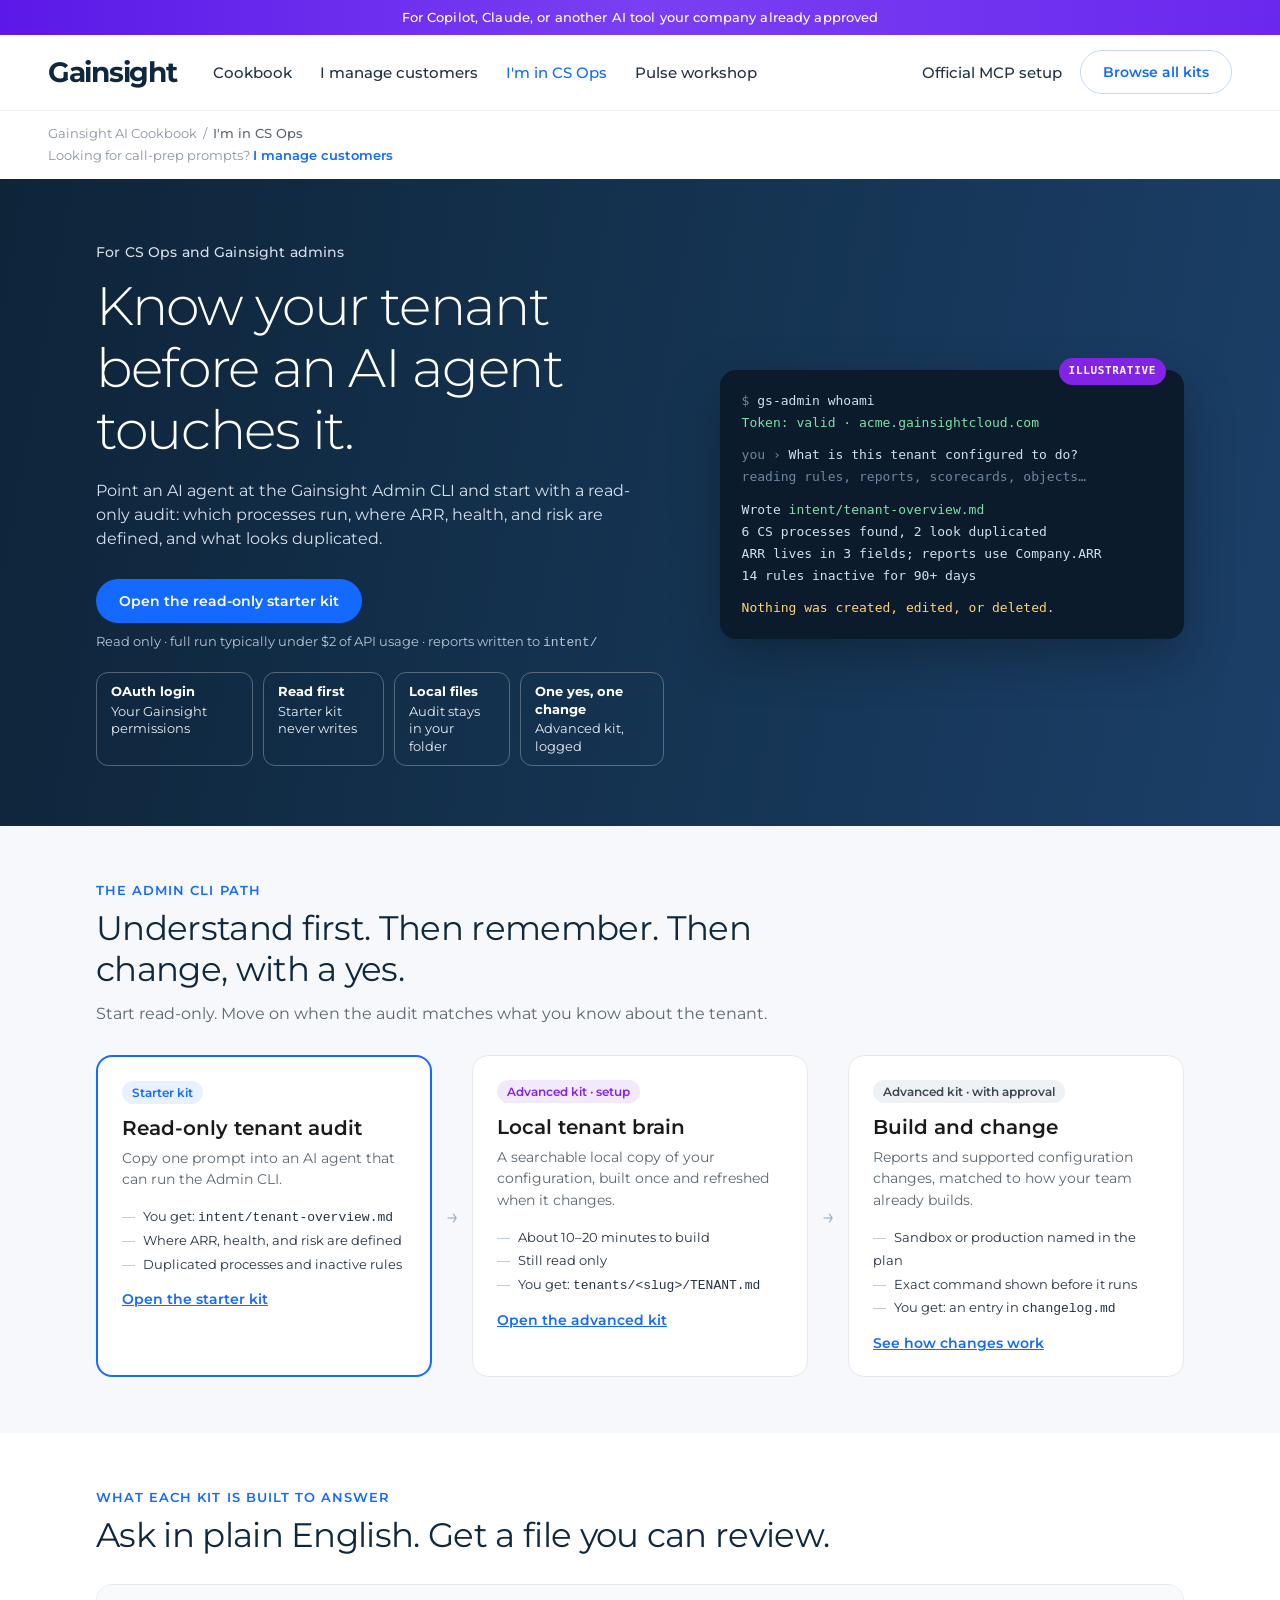
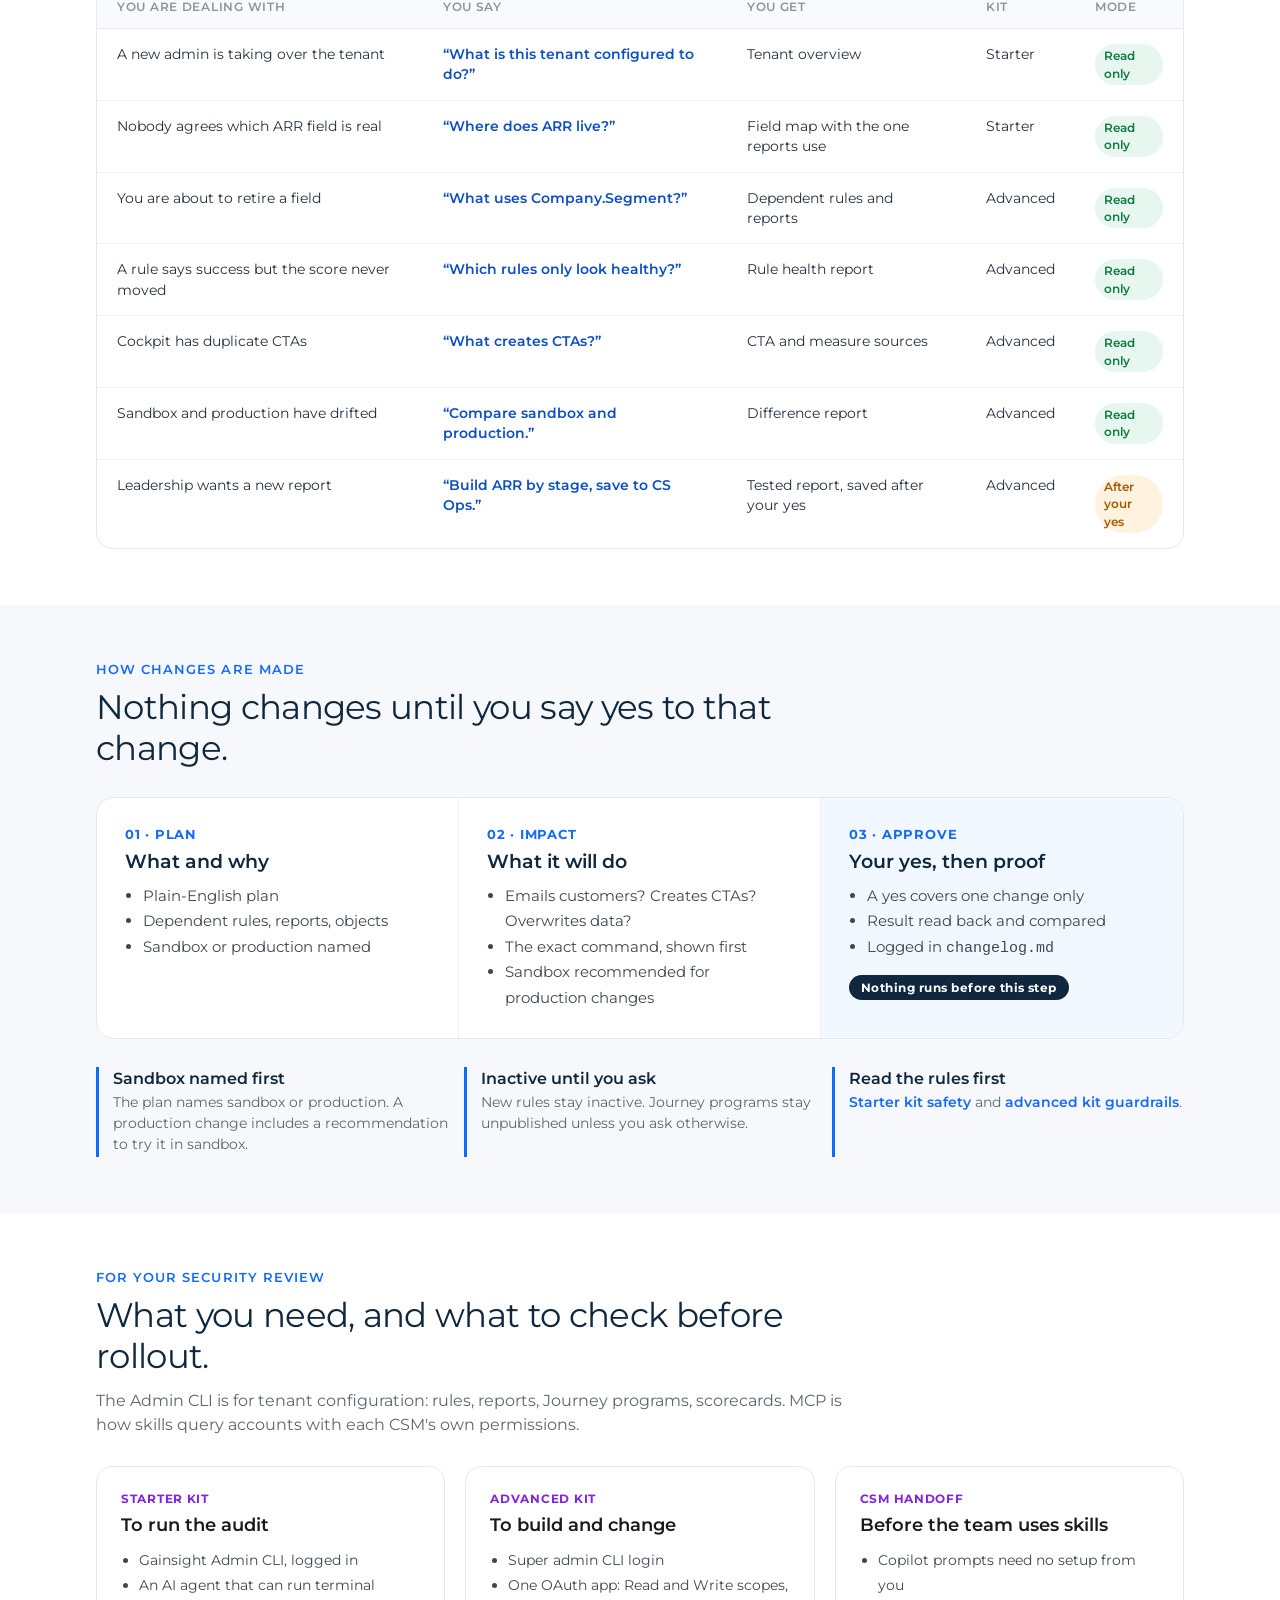
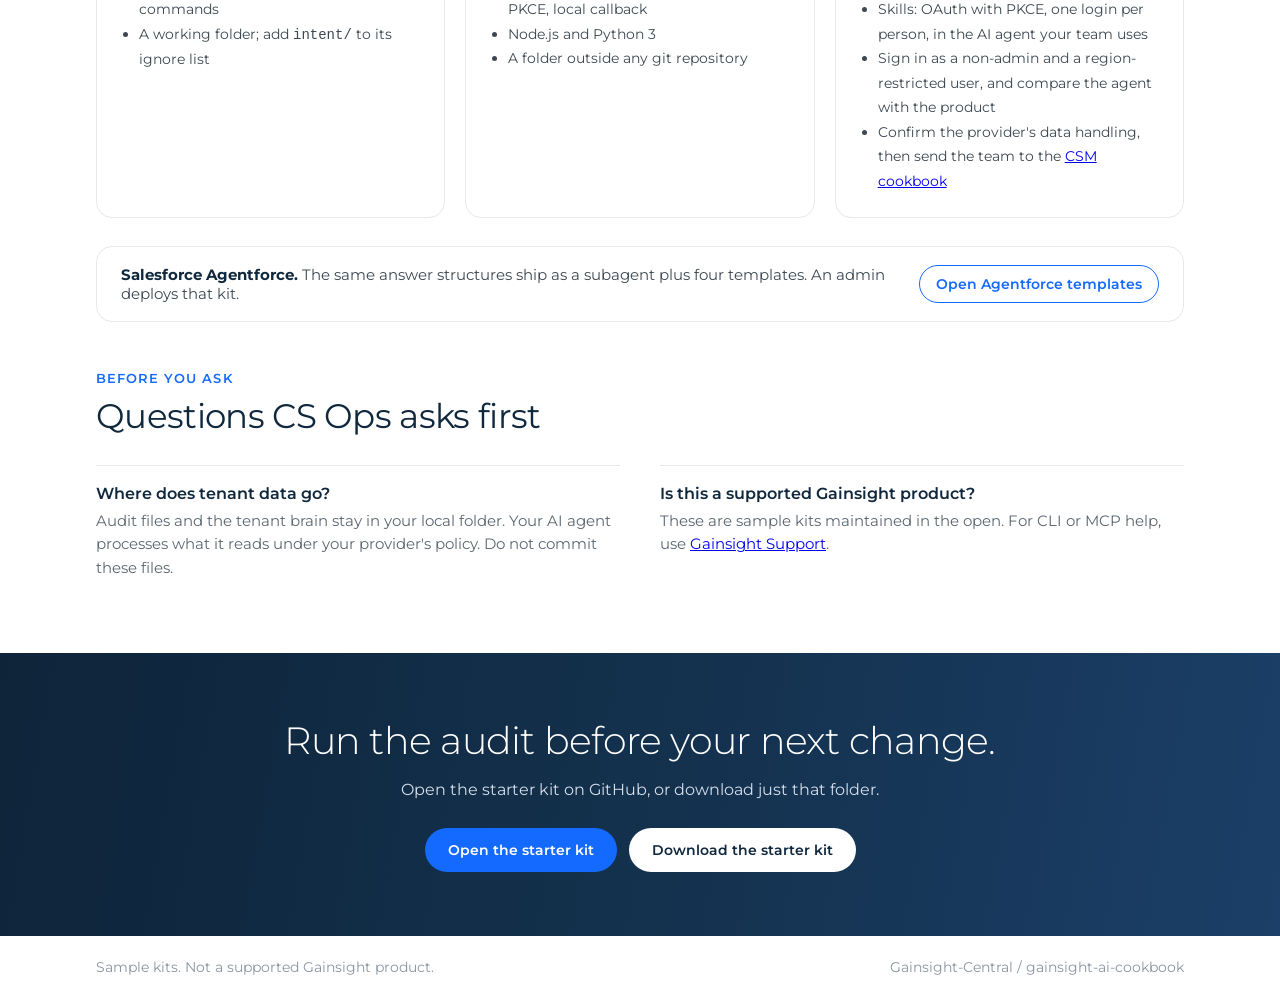
<file: docs/ops.html>
<!DOCTYPE html>
<html lang="en">
<head>
  <meta charset="utf-8" />
  <meta name="viewport" content="width=device-width, initial-scale=1" />
  <title>I'm in CS Ops — Gainsight AI Cookbook</title>
  <meta name="description" content="Read your Gainsight tenant with the Admin CLI before an AI agent changes anything. Start read-only. Approve one change at a time." />
  <link rel="stylesheet" href="css/site.css" />
</head>
<body>
  <div class="banner">For Copilot, Claude, or another AI tool your company already approved</div>
  <header class="header">
    <a class="logo" href="index.html">Gainsight</a>
    <nav class="nav">
      <a href="index.html">Cookbook</a>
      <a href="customers.html">I manage customers</a>
      <a class="active" href="ops.html">I'm in CS Ops</a>
      <a href="workshop/">Pulse workshop</a>
    </nav>
    <div class="header-actions">
      <a class="text-link" href="https://support.gainsight.com/gainsight_nxt/AI_Assistants/MCP_Integration/Admin_Guide/Set_Up_Gainsight_CS_MCP_Server_Integration">Official MCP setup</a>
      <a class="btn btn-quiet" href="index.html#kits">Browse all kits</a>
    </div>
  </header>
  <div class="crumb">Gainsight AI Cookbook &nbsp;/&nbsp; <strong>I'm in CS Ops</strong>
    <div class="crumb-escape">Looking for call-prep prompts? <a href="customers.html">I manage customers</a></div>
  </div>

  <section class="hero left">
    <div class="hero-grid">
      <div>
        <div class="eyebrow">For CS Ops and Gainsight admins</div>
        <h1>Know your tenant before an AI agent touches it.</h1>
        <p class="sub">Point an AI agent at the Gainsight Admin CLI and start with a read-only audit: which processes run, where ARR, health, and risk are defined, and what looks duplicated.</p>
        <div class="hero-actions">
          <a class="btn btn-blue" href="https://github.com/Gainsight-Central/gainsight-ai-cookbook/tree/main/cs-admin-cli-starter-kit">Open the read-only starter kit</a>
        </div>
        <div class="meta-line">Read only · full run typically under $2 of API usage · reports written to <span style="font-family:monospace">intent/</span></div>
        <div class="controls">
          <div class="ctrl"><b>OAuth login</b>Your Gainsight permissions</div>
          <div class="ctrl"><b>Read first</b>Starter kit never writes</div>
          <div class="ctrl"><b>Local files</b>Audit stays in your folder</div>
          <div class="ctrl"><b>One yes, one change</b>Advanced kit, logged</div>
        </div>
      </div>
      <div class="terminal rel">
        <span class="illus">Illustrative</span>
        <div><span class="dim">$</span> gs-admin whoami</div>
        <div class="ok">Token: valid · acme.gainsightcloud.com</div>
        <div style="margin-top:10px"><span class="dim">you ›</span> What is this tenant configured to do?</div>
        <div class="dim">reading rules, reports, scorecards, objects…</div>
        <div style="margin-top:10px">Wrote <span class="ok">intent/tenant-overview.md</span></div>
        <div>6 CS processes found, 2 look duplicated</div>
        <div>ARR lives in 3 fields; reports use Company.ARR</div>
        <div>14 rules inactive for 90+ days</div>
        <div style="margin-top:10px" class="ask">Nothing was created, edited, or deleted.</div>
      </div>
    </div>
  </section>

  <section class="block alt" id="path">
    <div class="block-head">
      <div class="over">The Admin CLI path</div>
      <h2 class="title">Understand first. Then remember. Then change, with a yes.</h2>
      <p class="lede">Start read-only. Move on when the audit matches what you know about the tenant.</p>
    </div>
    <div class="path">
      <div class="stage lead">
        <span class="tag">Starter kit</span>
        <h3>Read-only tenant audit</h3>
        <p>Copy one prompt into an AI agent that can run the Admin CLI.</p>
        <ul class="facts"><li>You get: <code>intent/tenant-overview.md</code></li><li>Where ARR, health, and risk are defined</li><li>Duplicated processes and inactive rules</li></ul>
        <a class="open" href="https://github.com/Gainsight-Central/gainsight-ai-cookbook/tree/main/cs-admin-cli-starter-kit">Open the starter kit</a>
      </div>
      <div class="arrow">→</div>
      <div class="stage">
        <span class="tag purple">Advanced kit · setup</span>
        <h3>Local tenant brain</h3>
        <p>A searchable local copy of your configuration, built once and refreshed when it changes.</p>
        <ul class="facts"><li>About 10–20 minutes to build</li><li>Still read only</li><li>You get: <code>tenants/&lt;slug&gt;/TENANT.md</code></li></ul>
        <a class="open" href="https://github.com/Gainsight-Central/gainsight-ai-cookbook/tree/main/cs-admin-cli-advanced-kit">Open the advanced kit</a>
      </div>
      <div class="arrow">→</div>
      <div class="stage">
        <span class="tag gray">Advanced kit · with approval</span>
        <h3>Build and change</h3>
        <p>Reports and supported configuration changes, matched to how your team already builds.</p>
        <ul class="facts"><li>Sandbox or production named in the plan</li><li>Exact command shown before it runs</li><li>You get: an entry in <code>changelog.md</code></li></ul>
        <a class="open" href="#changes">See how changes work</a>
      </div>
    </div>
  </section>

  <section class="block">
    <div class="block-head">
      <div class="over">What each kit is built to answer</div>
      <h2 class="title">Ask in plain English. Get a file you can review.</h2>
    </div>
    <table class="qtable">
      <thead><tr><th style="width:30%">You are dealing with</th><th style="width:28%">You say</th><th style="width:22%">You get</th><th style="width:10%">Kit</th><th>Mode</th></tr></thead>
      <tbody>
        <tr><td>A new admin is taking over the tenant</td><td><a class="say-link" href="https://github.com/Gainsight-Central/gainsight-ai-cookbook/blob/main/cs-admin-cli-starter-kit/prompts/00-start-here.md">“What is this tenant configured to do?”</a></td><td>Tenant overview</td><td>Starter</td><td><span class="mode read">Read only</span></td></tr>
        <tr><td>Nobody agrees which ARR field is real</td><td><a class="say-link" href="https://github.com/Gainsight-Central/gainsight-ai-cookbook/blob/main/cs-admin-cli-starter-kit/prompts/where-is.md">“Where does ARR live?”</a></td><td>Field map with the one reports use</td><td>Starter</td><td><span class="mode read">Read only</span></td></tr>
        <tr><td>You are about to retire a field</td><td><a class="say-link" href="https://github.com/Gainsight-Central/gainsight-ai-cookbook/blob/main/cs-admin-cli-advanced-kit/examples/02-what-uses-this-field.md">“What uses Company.Segment?”</a></td><td>Dependent rules and reports</td><td>Advanced</td><td><span class="mode read">Read only</span></td></tr>
        <tr><td>A rule says success but the score never moved</td><td><a class="say-link" href="https://github.com/Gainsight-Central/gainsight-ai-cookbook/blob/main/cs-admin-cli-advanced-kit/examples/03-rule-health.md">“Which rules only look healthy?”</a></td><td>Rule health report</td><td>Advanced</td><td><span class="mode read">Read only</span></td></tr>
        <tr><td>Cockpit has duplicate CTAs</td><td><a class="say-link" href="https://github.com/Gainsight-Central/gainsight-ai-cookbook/blob/main/cs-admin-cli-advanced-kit/examples/04-cta-and-score-sources.md">“What creates CTAs?”</a></td><td>CTA and measure sources</td><td>Advanced</td><td><span class="mode read">Read only</span></td></tr>
        <tr><td>Sandbox and production have drifted</td><td><a class="say-link" href="https://github.com/Gainsight-Central/gainsight-ai-cookbook/blob/main/cs-admin-cli-advanced-kit/examples/06-sandbox-prod-diff.md">“Compare sandbox and production.”</a></td><td>Difference report</td><td>Advanced</td><td><span class="mode read">Read only</span></td></tr>
        <tr><td>Leadership wants a new report</td><td><a class="say-link" href="https://github.com/Gainsight-Central/gainsight-ai-cookbook/blob/main/cs-admin-cli-advanced-kit/prompts/build-report.md">“Build ARR by stage, save to CS Ops.”</a></td><td>Tested report, saved after your yes</td><td>Advanced</td><td><span class="mode yes">After your yes</span></td></tr>
      </tbody>
    </table>
  </section>

  <section class="block alt" id="changes">
    <div class="block-head">
      <div class="over">How changes are made</div>
      <h2 class="title">Nothing changes until you say yes to that change.</h2>
    </div>
    <div class="phases">
      <div class="phase"><div class="gn">01 · PLAN</div><h4>What and why</h4><ul><li>Plain-English plan</li><li>Dependent rules, reports, objects</li><li>Sandbox or production named</li></ul></div>
      <div class="phase"><div class="gn">02 · IMPACT</div><h4>What it will do</h4><ul><li>Emails customers? Creates CTAs? Overwrites data?</li><li>The exact command, shown first</li><li>Sandbox recommended for production changes</li></ul></div>
      <div class="phase"><div class="gn">03 · APPROVE</div><h4>Your yes, then proof</h4><ul><li>A yes covers one change only</li><li>Result read back and compared</li><li>Logged in <code>changelog.md</code></li></ul><span class="boundary">Nothing runs before this step</span></div>
    </div>
    <div class="trust cols-3">
      <div><h4>Sandbox named first</h4><p>The plan names sandbox or production. A production change includes a recommendation to try it in sandbox.</p></div>
      <div><h4>Inactive until you ask</h4><p>New rules stay inactive. Journey programs stay unpublished unless you ask otherwise.</p></div>
      <div><h4>Read the rules first</h4><p><a href="https://github.com/Gainsight-Central/gainsight-ai-cookbook/blob/main/cs-admin-cli-starter-kit/SAFETY.md">Starter kit safety</a> and <a href="https://github.com/Gainsight-Central/gainsight-ai-cookbook/blob/main/cs-admin-cli-advanced-kit/GUARDRAILS.md">advanced kit guardrails</a>.</p></div>
    </div>
  </section>

  <section class="block" id="rollout">
    <div class="block-head">
      <div class="over">For your security review</div>
      <h2 class="title">What you need, and what to check before rollout.</h2>
      <p class="lede">The Admin CLI is for tenant configuration: rules, reports, Journey programs, scorecards. MCP is how skills query accounts with each CSM's own permissions.</p>
    </div>
    <div class="checklist">
      <div class="check"><div class="scope">Starter kit</div><h3>To run the audit</h3><ul><li>Gainsight Admin CLI, logged in</li><li>An AI agent that can run terminal commands</li><li>A working folder; add <code>intent/</code> to its ignore list</li></ul></div>
      <div class="check"><div class="scope">Advanced kit</div><h3>To build and change</h3><ul><li>Super admin CLI login</li><li>One OAuth app: Read and Write scopes, PKCE, local callback</li><li>Node.js and Python 3</li><li>A folder outside any git repository</li></ul></div>
      <div class="check"><div class="scope">CSM handoff</div><h3>Before the team uses skills</h3><ul><li>Copilot prompts need no setup from you</li><li>Skills: OAuth with PKCE, one login per person, in the AI agent your team uses</li><li>Sign in as a non-admin and a region-restricted user, and compare the agent with the product</li><li>Confirm the provider's data handling, then send the team to the <a href="customers.html">CSM cookbook</a></li></ul></div>
    </div>
    <div class="small-cross">
      <span><b>Salesforce Agentforce.</b> The same answer structures ship as a subagent plus four templates. An admin deploys that kit.</span>
      <a class="open-btn" href="https://github.com/Gainsight-Central/gainsight-ai-cookbook/tree/main/agentforce-cs-agent">Open Agentforce templates</a>
    </div>
    <div class="block-head" style="margin-top:48px">
      <div class="over">Before you ask</div>
      <h2 class="title">Questions CS Ops asks first</h2>
    </div>
    <div class="faq">
      <div class="faq-item"><h4>Where does tenant data go?</h4><p>Audit files and the tenant brain stay in your local folder. Your AI agent processes what it reads under your provider's policy. Do not commit these files.</p></div>
      <div class="faq-item"><h4>Is this a supported Gainsight product?</h4><p>These are sample kits maintained in the open. For CLI or MCP help, use <a href="https://support.gainsight.com/">Gainsight Support</a>.</p></div>
    </div>
  </section>

  <section class="final">
    <h2>Run the audit before your next change.</h2>
    <p>Open the starter kit on GitHub, or download just that folder.</p>
    <div class="hero-actions">
      <a class="btn btn-blue" href="https://github.com/Gainsight-Central/gainsight-ai-cookbook/tree/main/cs-admin-cli-starter-kit">Open the starter kit</a>
      <a class="btn btn-white" href="downloads/cs-admin-cli-starter-kit.zip">Download the starter kit</a>
    </div>
  </section>
  <div class="legal"><span>Sample kits. Not a supported Gainsight product.</span><span>Gainsight-Central / gainsight-ai-cookbook</span></div>
  <script src="js/track.js"></script>
</body>
</html>
</file>
<file: docs/css/site.css>
/* styles.css */
@font-face {
  font-family: "Montserrat";
  font-style: normal;
  font-weight: 300;
  src: url("../fonts/m0.ttf") format("truetype");
}
@font-face {
  font-family: "Montserrat";
  font-style: normal;
  font-weight: 400;
  src: url("../fonts/m1.ttf") format("truetype");
}
@font-face {
  font-family: "Montserrat";
  font-style: normal;
  font-weight: 500;
  src: url("../fonts/m2.ttf") format("truetype");
}
@font-face {
  font-family: "Montserrat";
  font-style: normal;
  font-weight: 600;
  src: url("../fonts/m3.ttf") format("truetype");
}
@font-face {
  font-family: "Montserrat";
  font-style: normal;
  font-weight: 700;
  src: url("../fonts/m4.ttf") format("truetype");
}

* { box-sizing: border-box; }
html, body { margin: 0; padding: 0; }
body {
  font-family: Montserrat, Helvetica, Arial, sans-serif;
  color: #1a1a1a;
  background: #fff;
  width: 1440px;
}

.banner {
  background: linear-gradient(90deg, #5b18e8 0%, #7a3ff2 50%, #6a28ee 100%);
  color: #fff;
  text-align: center;
  font-size: 13px;
  font-weight: 500;
  letter-spacing: 0.01em;
  height: 36px;
  line-height: 36px;
}
a.banner { display: block; color: #fff; text-decoration: none; }
a.banner:hover { text-decoration: underline; }
a.banner.announce { animation: banner-flash 1.1s ease-in-out 3; }
@keyframes banner-flash {
  0%, 100% { filter: brightness(1); }
  50% { filter: brightness(1.45); }
}
@media (prefers-reduced-motion: reduce) {
  a.banner.announce { animation: none; }
}
.header {
  height: 76px;
  display: flex;
  align-items: center;
  padding: 0 48px;
  background: #fff;
  border-bottom: 1px solid #f0f0f0;
}
.logo {
  font-weight: 700;
  font-size: 28px;
  letter-spacing: -0.045em;
  color: #10283d;
  margin-right: 36px;
}
.logo span { color: #146aff; }
.nav { display: flex; gap: 28px; align-items: center; flex: 1; }
.nav a {
  color: #243140;
  text-decoration: none;
  font-size: 15px;
  font-weight: 500;
}
.nav a.active { color: #146aff; }
.header-actions { display: flex; align-items: center; gap: 18px; }
.header-actions .text-link {
  color: #243140;
  text-decoration: none;
  font-size: 15px;
  font-weight: 500;
}
.crumb {
  padding: 14px 48px 0;
  color: #8b95a1;
  font-size: 13px;
}
.crumb strong { color: #5c6770; font-weight: 500; }

.hero {
  margin: 16px 0 0;
  background: linear-gradient(100deg, #0e2439 0%, #14324f 48%, #1b3f68 100%);
  color: #fff;
  text-align: center;
  padding: 64px 80px 56px;
}
.eyebrow {
  font-size: 14px;
  font-weight: 500;
  letter-spacing: 0.01em;
  color: #d5deea;
  margin-bottom: 14px;
}
h1 {
  margin: 0 auto;
  max-width: 920px;
  font-weight: 300;
  font-size: 54px;
  line-height: 1.15;
  letter-spacing: -0.025em;
}
.sub {
  margin: 18px auto 0;
  max-width: 720px;
  font-size: 16px;
  line-height: 1.5;
  font-weight: 400;
  color: #d7e0ea;
}
.hero-actions { margin-top: 28px; display: flex; justify-content: center; gap: 12px; }
.btn {
  display: inline-flex;
  align-items: center;
  height: 44px;
  padding: 0 22px;
  border-radius: 999px;
  font-size: 14px;
  font-weight: 600;
  text-decoration: none;
  border: 1px solid transparent;
}
.btn-blue { background: #146aff; color: #fff; }
.btn-white { background: #fff; color: #10283d; }
.btn-ghost {
  background: transparent;
  color: #fff;
  border-color: rgba(255,255,255,0.7);
}

.section { padding: 36px 48px 20px; }
.section h2 {
  margin: 0 0 16px;
  font-size: 13px;
  letter-spacing: 0.08em;
  text-transform: uppercase;
  color: #8b95a1;
  font-weight: 600;
}
.doors { display: grid; grid-template-columns: 1fr 1fr; gap: 20px; }
.door, .card, .panel, .note {
  background: #fff;
  border: 1px solid #e6e8ee;
  border-radius: 16px;
  box-shadow: 0 2px 8px rgba(16, 40, 61, 0.05);
}
.door { padding: 28px 28px 24px; }
.kicker {
  font-size: 13px;
  font-weight: 600;
  color: #146aff;
  margin-bottom: 10px;
}
.door h3, .card h3 {
  margin: 0 0 8px;
  font-size: 22px;
  line-height: 1.3;
  font-weight: 600;
  letter-spacing: -0.02em;
}
.door p, .card p, .note p { margin: 0; color: #5c6770; font-size: 15px; line-height: 1.5; }
.door .go {
  display: inline-block;
  margin-top: 18px;
  color: #146aff;
  font-weight: 600;
  font-size: 14px;
  text-decoration: none;
}

.cards { display: grid; grid-template-columns: 1fr 1fr 1fr; gap: 20px; }
.card { padding: 24px 22px 18px; min-height: 230px; display: flex; flex-direction: column; }
.card h3 { font-size: 20px; }
.card p { flex: 1; }
.meta { display: flex; align-items: center; gap: 8px; margin-top: 18px; flex-wrap: wrap; }
.chip {
  border: 1px solid #e4e7ee;
  border-radius: 999px;
  padding: 4px 10px;
  font-size: 12px;
  color: #3d4852;
  background: #fff;
}
.dot {
  width: 28px;
  height: 28px;
  border-radius: 50%;
  background: #146aff;
  color: #fff;
  display: inline-flex;
  align-items: center;
  justify-content: center;
  font-size: 12px;
  font-weight: 700;
}
.product { margin-left: auto; color: #6d28d9; font-weight: 600; font-size: 13px; }

.sample {
  margin: 8px 48px 8px;
  background: linear-gradient(180deg, #10283d 0%, #163552 100%);
  color: #fff;
  border-radius: 16px;
  padding: 28px 32px;
}
.sample .label { font-size: 12px; letter-spacing: 0.08em; text-transform: uppercase; color: #9fb0c3; font-weight: 600; }
.sample h3 { margin: 8px 0 10px; font-size: 22px; font-weight: 600; }
.sample p { margin: 0; color: #d5deea; font-size: 15px; line-height: 1.55; max-width: 760px; }
.sample .row { margin-top: 16px; color: #fff; font-size: 14px; font-weight: 500; }

.note { margin: 8px 48px 28px; padding: 18px 22px; background: #f7f9fc; }
.note strong { color: #10283d; }
.footer {
  padding: 8px 48px 28px;
  color: #8b95a1;
  font-size: 13px;
  display: flex;
  justify-content: space-between;
}
.two { display: grid; grid-template-columns: 1.15fr 0.85fr; gap: 20px; }
.wide-card { padding: 28px; }
.wide-card h3 { margin: 0 0 8px; font-size: 22px; font-weight: 600; }
.tag {
  display: inline-block;
  margin-bottom: 12px;
  background: #e8f1ff;
  color: #146aff;
  border-radius: 999px;
  padding: 4px 10px;
  font-size: 12px;
  font-weight: 600;
}

/* persona.css */
.hero.left { text-align: left; padding: 64px 96px 60px; }
.hero.left h1, .hero.left .sub { margin-left: 0; }
.hero-grid { display: grid; grid-template-columns: 1.1fr 0.9fr; gap: 56px; align-items: center; }
.hero.left .hero-actions { justify-content: flex-start; }
.hero-proof { margin-top: 22px; display: flex; gap: 18px; flex-wrap: wrap; font-size: 13px; color: #b8c6d6; }
.hero-proof span::before { content: ""; display: inline-block; width: 6px; height: 6px; border-radius: 50%; background: #5ea0ff; margin-right: 8px; vertical-align: middle; }

.preview {
  background: #fff;
  color: #1a1a1a;
  border-radius: 16px;
  padding: 20px 22px;
  box-shadow: 0 18px 50px rgba(0, 0, 0, 0.28);
}
.preview .p-top { display: flex; justify-content: space-between; align-items: center; font-size: 12px; color: #6b7682; font-weight: 600; letter-spacing: 0.04em; text-transform: uppercase; }
.preview h4 { margin: 10px 0 6px; font-size: 17px; font-weight: 600; }
.preview p { margin: 0; font-size: 13px; line-height: 1.55; color: #3d4852; }
.preview .bul { margin: 10px 0 0; padding-left: 18px; font-size: 13px; line-height: 1.6; color: #243140; }
.preview .actions { display: flex; gap: 8px; margin-top: 14px; flex-wrap: wrap; }
.preview .mini { border: 1px solid #dfe5ee; border-radius: 999px; padding: 5px 10px; font-size: 12px; font-weight: 600; color: #146aff; }
.preview .src { margin-top: 12px; font-size: 11px; color: #8b95a1; }
.terminal {
  background: #0b1b2b;
  border-radius: 16px;
  padding: 20px 22px;
  font-family: "DejaVu Sans Mono", Menlo, monospace;
  font-size: 13px;
  line-height: 1.7;
  color: #cfe0f2;
  box-shadow: 0 18px 50px rgba(0, 0, 0, 0.28);
}
.terminal .dim { color: #6f86a0; }
.terminal .ok { color: #7ee2a8; }
.terminal .ask { color: #ffd479; }

.block { padding: 56px 96px; }
.block.alt { background: #f6f8fb; }
.block-head { max-width: 760px; margin-bottom: 28px; }
.over { font-size: 13px; letter-spacing: 0.08em; text-transform: uppercase; color: #146aff; font-weight: 600; margin-bottom: 10px; }
.block h2.title { margin: 0; font-size: 34px; line-height: 1.2; letter-spacing: -0.02em; font-weight: 400; color: #10283d; text-transform: none; }
.block .lede { margin: 12px 0 0; font-size: 16px; line-height: 1.55; color: #5c6770; }

.jobs { display: flex; flex-direction: column; gap: 14px; }
.job {
  display: grid;
  grid-template-columns: 1.05fr 1.35fr 0.75fr 0.55fr;
  gap: 24px;
  align-items: center;
  background: #fff;
  border: 1px solid #e6e8ee;
  border-radius: 16px;
  padding: 22px 26px;
}
.job h3 { margin: 0 0 6px; font-size: 19px; font-weight: 600; letter-spacing: -0.01em; }
.say { display: inline-block; background: #eef4ff; color: #0f4fc4; border-radius: 999px; padding: 5px 12px; font-size: 13px; font-weight: 600; }
.job p { margin: 0; color: #5c6770; font-size: 14px; line-height: 1.5; }
.writes { font-size: 13px; color: #3d4852; line-height: 1.45; }
.writes b { display: block; font-size: 12px; letter-spacing: 0.06em; text-transform: uppercase; color: #8b95a1; margin-bottom: 4px; }
.open { justify-self: end; color: #146aff; font-weight: 600; font-size: 14px; white-space: nowrap; }
.start-here { display: inline-block; margin-left: 8px; background: #146aff; color: #fff; border-radius: 999px; padding: 2px 8px; font-size: 11px; font-weight: 700; vertical-align: middle; }

.showcase { display: grid; grid-template-columns: 1.25fr 0.75fr; gap: 36px; align-items: start; }
.brief {
  background: #fff;
  border: 1px solid #e3e8ef;
  border-radius: 18px;
  padding: 26px 28px;
}
.brief .day { font-size: 12px; font-weight: 700; letter-spacing: 0.06em; text-transform: uppercase; color: #8b95a1; }
.brief h3 { margin: 8px 0 14px; font-size: 22px; font-weight: 600; }
.brief .row2 { display: grid; grid-template-columns: 120px 1fr; gap: 14px; padding: 12px 0; border-top: 1px solid #eef1f5; }
.brief .k { font-size: 12px; font-weight: 700; letter-spacing: 0.06em; text-transform: uppercase; color: #146aff; }
.brief .v { font-size: 14px; line-height: 1.55; color: #243140; }
.brief .v ol { margin: 0; padding-left: 18px; }
.brief .gap { color: #8b95a1; font-style: italic; }
.callouts { display: flex; flex-direction: column; gap: 18px; padding-top: 8px; }
.callout-item { border-left: 3px solid #146aff; padding: 2px 0 2px 16px; }
.callout-item h4 { margin: 0 0 4px; font-size: 16px; font-weight: 600; color: #10283d; }
.callout-item p { margin: 0; font-size: 14px; line-height: 1.5; color: #5c6770; }

.steps { display: grid; grid-template-columns: repeat(3, 1fr); gap: 20px; }
.step { background: #fff; border: 1px solid #e6e8ee; border-radius: 16px; padding: 24px; position: relative; }
.num { width: 34px; height: 34px; border-radius: 50%; background: #10283d; color: #fff; display: inline-flex; align-items: center; justify-content: center; font-weight: 700; font-size: 14px; margin-bottom: 14px; }
.step h3 { margin: 0 0 8px; font-size: 18px; font-weight: 600; }
.step p { margin: 0; color: #5c6770; font-size: 14px; line-height: 1.55; }
.step .who { margin-top: 14px; font-size: 12px; font-weight: 600; color: #8224e3; }
.step code, .job code, .gate code { font-family: "DejaVu Sans Mono", Menlo, monospace; font-size: 12px; background: #f1f4f9; padding: 2px 6px; border-radius: 6px; color: #10283d; }

.split { display: grid; grid-template-columns: 1fr 1fr; gap: 24px; }
.panel-lite { background: #fff; border: 1px solid #e6e8ee; border-radius: 16px; padding: 26px 28px; }
.panel-lite h3 { margin: 0 0 12px; font-size: 20px; font-weight: 600; }
.panel-lite ul { margin: 0; padding-left: 18px; color: #3d4852; font-size: 14px; line-height: 1.75; }
.panel-lite p { margin: 0; color: #5c6770; font-size: 14px; line-height: 1.55; }
.sf {
  display: grid;
  grid-template-columns: 1fr auto;
  gap: 24px;
  align-items: center;
  margin-top: 24px;
  background: #fff;
  border: 1px solid #e6e8ee;
  border-radius: 16px;
  padding: 24px 28px;
}
.sf h3 { margin: 0 0 6px; font-size: 19px; font-weight: 600; }
.sf p { margin: 0; color: #5c6770; font-size: 14px; line-height: 1.5; }
.sf .tpls { margin-top: 12px; display: flex; gap: 8px; flex-wrap: wrap; }
.btn-outline { background: #fff; color: #146aff; border: 1px solid #146aff; }

.faq { display: grid; grid-template-columns: 1fr 1fr; gap: 0 40px; }
.faq-item { padding: 18px 0; border-top: 1px solid #e6e8ee; }
.faq-item h4 { margin: 0 0 6px; font-size: 16px; font-weight: 600; color: #10283d; }
.faq-item p { margin: 0; font-size: 14px; line-height: 1.55; color: #5c6770; }

.final {
  margin: 0;
  background: linear-gradient(100deg, #0e2439 0%, #14324f 55%, #1b3f68 100%);
  color: #fff;
  text-align: center;
  padding: 64px 96px;
}
.final h2 { margin: 0; font-size: 38px; font-weight: 300; letter-spacing: -0.02em; }
.final p { margin: 14px auto 0; max-width: 640px; color: #d5deea; font-size: 16px; line-height: 1.5; }
.final .hero-actions { margin-top: 26px; }
.legal { padding: 22px 96px 30px; display: flex; justify-content: space-between; color: #8b95a1; font-size: 13px; }

.path { display: grid; grid-template-columns: 1fr 40px 1fr 40px 1fr; align-items: stretch; }
.arrow { display: flex; align-items: center; justify-content: center; color: #9fb0c3; font-size: 22px; }
.stage { background: #fff; border: 1px solid #e6e8ee; border-radius: 16px; padding: 24px; }
.stage.lead { border: 2px solid #146aff; }
.stage .tag { margin-bottom: 12px; }
.stage h3 { margin: 0 0 8px; font-size: 20px; font-weight: 600; }
.stage p { margin: 0; color: #5c6770; font-size: 14px; line-height: 1.55; }
.stage .facts { margin: 14px 0 0; padding: 0; list-style: none; font-size: 13px; color: #243140; line-height: 1.8; }
.stage .facts li::before { content: "—"; color: #9fb0c3; margin-right: 8px; }
.stage .open { display: inline-block; margin-top: 14px; }
.tag.purple { background: #f2e9fd; color: #8224e3; }
.tag.gray { background: #eef1f5; color: #3d4852; }

.qtable { width: 100%; border-collapse: separate; border-spacing: 0; background: #fff; border: 1px solid #e6e8ee; border-radius: 16px; overflow: hidden; }
.qtable th { text-align: left; font-size: 12px; letter-spacing: 0.06em; text-transform: uppercase; color: #8b95a1; font-weight: 600; padding: 14px 20px; background: #f9fafc; border-bottom: 1px solid #e6e8ee; }
.qtable td { padding: 15px 20px; border-bottom: 1px solid #eef1f5; font-size: 14px; color: #243140; vertical-align: top; line-height: 1.45; }
.qtable tr:last-child td { border-bottom: none; }
.qtable td.say-cell { color: #0f4fc4; font-weight: 600; }
.mode { display: inline-block; border-radius: 999px; padding: 3px 9px; font-size: 12px; font-weight: 600; }
.mode.read { background: #e7f6ee; color: #137a43; }
.mode.yes { background: #fff3e0; color: #a35a00; }

.gate { display: grid; grid-template-columns: repeat(6, 1fr); gap: 0; background: #fff; border: 1px solid #e6e8ee; border-radius: 16px; overflow: hidden; }
.gate-step { padding: 22px 18px; border-right: 1px solid #eef1f5; }
.gate-step:last-child { border-right: none; background: #f2f8ff; }
.gate-step .gn { font-size: 12px; font-weight: 700; color: #146aff; letter-spacing: 0.06em; }
.gate-step h4 { margin: 8px 0 6px; font-size: 15px; font-weight: 600; color: #10283d; }
.gate-step p { margin: 0; font-size: 13px; line-height: 1.5; color: #5c6770; }
.gate-note { margin-top: 18px; font-size: 14px; color: #5c6770; line-height: 1.55; }
.gate-note b { color: #10283d; }

/* v2 additions */
.btn-quiet { background: transparent; color: #146aff; border: 1px solid #c9dafc; }
.needs {
  margin-top: 18px;
  display: flex;
  flex-wrap: wrap;
  gap: 8px;
  align-items: center;
  font-size: 13px;
  color: #c6d3e2;
}
.needs b { color: #fff; font-weight: 600; margin-right: 4px; }
.needs .pill-d { border: 1px solid rgba(255,255,255,0.28); border-radius: 999px; padding: 4px 10px; color: #e6edf5; }
.text-cta { display: inline-block; margin-top: 14px; color: #9cc3ff; font-size: 14px; font-weight: 600; }
.meta-line { margin-top: 10px; font-size: 13px; color: #b8c6d6; }
.illus { position: absolute; top: -12px; right: 18px; background: #8224e3; color: #fff; font-size: 11px; font-weight: 700; letter-spacing: 0.06em; text-transform: uppercase; border-radius: 999px; padding: 4px 10px; }
.rel { position: relative; }

.srcs { display: flex; gap: 8px; flex-wrap: wrap; margin-top: 14px; }
.src-chip { background: #f1f5fb; border: 1px solid #e1e8f2; border-radius: 999px; padding: 4px 10px; font-size: 12px; color: #3d4852; font-weight: 500; }
.src-chip.missing { background: #fff7ec; border-color: #f3dcb8; color: #8a5300; }
.freshness { font-size: 13px; color: #6b7682; margin-top: 4px; }

.featured {
  display: grid;
  grid-template-columns: 1.2fr 0.8fr;
  gap: 32px;
  background: #fff;
  border: 2px solid #146aff;
  border-radius: 20px;
  padding: 30px 32px;
  margin-bottom: 18px;
}
.featured h3 { margin: 6px 0 8px; font-size: 26px; font-weight: 600; letter-spacing: -0.02em; }
.featured p { margin: 0; color: #4b5661; font-size: 15px; line-height: 1.6; }
.featured .facts2 { display: grid; grid-template-columns: 110px 1fr; gap: 10px 14px; font-size: 14px; line-height: 1.45; color: #243140; align-content: start; }
.featured .facts2 .fk { font-size: 12px; font-weight: 700; letter-spacing: 0.06em; text-transform: uppercase; color: #8b95a1; padding-top: 2px; }
.featured .cta-row { display: flex; gap: 12px; align-items: center; margin-top: 20px; flex-wrap: wrap; }
.featured .dest { font-size: 13px; color: #6b7682; }

.job3 {
  display: grid;
  grid-template-columns: 1.1fr 1.3fr 1fr auto;
  gap: 22px;
  align-items: center;
  background: #fff;
  border: 1px solid #e6e8ee;
  border-radius: 16px;
  padding: 20px 24px;
  margin-bottom: 12px;
}
.job3 h3 { margin: 0 0 6px; font-size: 18px; font-weight: 600; }
.job3 p { margin: 0; color: #5c6770; font-size: 14px; line-height: 1.5; }
.badge { display: inline-block; border-radius: 999px; padding: 3px 9px; font-size: 12px; font-weight: 600; margin-right: 6px; margin-bottom: 4px; }
.badge.read { background: #e7f6ee; color: #137a43; }
.badge.write { background: #fff3e0; color: #a35a00; }
.badge.need { background: #eef1f5; color: #3d4852; }
.open-btn { border: 1px solid #146aff; color: #146aff; border-radius: 999px; padding: 9px 16px; font-size: 14px; font-weight: 600; white-space: nowrap; }

.note-card {
  background: #fff;
  border: 1px dashed #9fb7dc;
  border-radius: 16px;
  padding: 22px 24px;
  font-size: 14px;
  line-height: 1.6;
  color: #243140;
}
.note-card .nh { display: flex; justify-content: space-between; align-items: center; margin-bottom: 10px; }
.note-card .nh b { font-size: 15px; color: #10283d; }
.note-card .copy { background: #146aff; color: #fff; border-radius: 999px; padding: 6px 14px; font-size: 13px; font-weight: 600; }
.note-card p { margin: 0 0 8px; }
.note-card .sig { color: #6b7682; }
.two-col { display: grid; grid-template-columns: 1fr 1fr; gap: 28px; align-items: start; }
.steps.vert { grid-template-columns: 1fr; gap: 14px; }
.steps.vert .step { display: grid; grid-template-columns: 46px 1fr; gap: 14px; padding: 20px 22px; }
.steps.vert .num { margin-bottom: 0; }

.fork { display: grid; grid-template-columns: 1fr 1fr; gap: 20px; }
.fork-card { background: #fff; border: 1px solid #e6e8ee; border-radius: 18px; padding: 26px 28px; }
.fork-card.lead { border: 2px solid #146aff; }
.fork-card .over { margin-bottom: 8px; }
.fork-card h3 { margin: 0 0 8px; font-size: 22px; font-weight: 600; letter-spacing: -0.01em; }
.fork-card p { margin: 0; color: #5c6770; font-size: 15px; line-height: 1.55; }
.fork-card .cta-row { margin-top: 18px; display: flex; gap: 10px; flex-wrap: wrap; align-items: center; }

.controls { margin-top: 22px; display: grid; grid-template-columns: repeat(4, auto); gap: 10px; justify-content: start; }
.ctrl { border: 1px solid rgba(255,255,255,0.28); border-radius: 12px; padding: 10px 14px; font-size: 13px; color: #e6edf5; line-height: 1.35; }
.ctrl b { display: block; color: #fff; font-size: 13px; margin-bottom: 2px; }

.phases { display: grid; grid-template-columns: 1fr 1fr 1fr; gap: 0; background: #fff; border: 1px solid #e6e8ee; border-radius: 18px; overflow: hidden; }
.phase { padding: 28px 28px; border-right: 1px solid #eef1f5; }
.phase:last-child { border-right: none; background: #f2f8ff; }
.phase .gn { font-size: 13px; font-weight: 700; color: #146aff; letter-spacing: 0.06em; }
.phase h4 { margin: 8px 0 10px; font-size: 19px; font-weight: 600; color: #10283d; }
.phase ul { margin: 0; padding-left: 18px; font-size: 15px; line-height: 1.7; color: #3d4852; }
.boundary { display: inline-block; margin-top: 14px; background: #10283d; color: #fff; border-radius: 999px; padding: 5px 12px; font-size: 12px; font-weight: 700; letter-spacing: 0.04em; }

.checklist { display: grid; grid-template-columns: 1fr 1fr 1fr; gap: 20px; }
.check { background: #fff; border: 1px solid #e6e8ee; border-radius: 16px; padding: 24px; }
.check h3 { margin: 0 0 12px; font-size: 18px; font-weight: 600; }
.check ul { margin: 0; padding-left: 18px; font-size: 14px; line-height: 1.75; color: #3d4852; }
.check .scope { font-size: 12px; font-weight: 700; letter-spacing: 0.06em; text-transform: uppercase; color: #8224e3; margin-bottom: 8px; }
.qtable td a.say-link { color: #0f4fc4; font-weight: 600; text-decoration: none; }
.small-cross { margin-top: 28px; display: flex; justify-content: space-between; align-items: center; gap: 24px; background: #fff; border: 1px solid #e6e8ee; border-radius: 16px; padding: 18px 24px; font-size: 15px; color: #3d4852; }
.small-cross b { color: #10283d; }
.legal { font-size: 14px; }
.faq-item p, .step p, .callout-item p { font-size: 15px; }

/* csm3.css */
.prompt-card {
  background: #fff;
  color: #1a1a1a;
  border-radius: 18px;
  padding: 22px 24px 18px;
  box-shadow: 0 18px 50px rgba(0, 0, 0, 0.28);
}
.prompt-card .ph { display: flex; justify-content: space-between; align-items: center; margin-bottom: 12px; }
.prompt-card .ph > span:first-child { font-size: 12px; font-weight: 700; letter-spacing: 0.06em; text-transform: uppercase; color: #6b7682; }
.copy-btn { background: #146aff; color: #fff; border-radius: 999px; padding: 7px 14px; font-size: 13px; font-weight: 600; white-space: nowrap; }
.copy-btn.ghost { background: #eef4ff; color: #0f4fc4; }
.prompt-text {
  font-family: "DejaVu Sans Mono", Menlo, monospace;
  font-size: 13px;
  line-height: 1.75;
  color: #10283d;
  background: #f6f8fb;
  border: 1px solid #e6ebf2;
  border-radius: 12px;
  padding: 16px 18px;
  white-space: pre-wrap;
}
.fill { background: #fff1c9; color: #7a4b00; border-radius: 6px; padding: 1px 6px; font-weight: 700; }
.prompt-card .pf { margin-top: 12px; display: flex; gap: 8px; flex-wrap: wrap; }
.prompt-card .pf span { font-size: 12px; color: #3d4852; background: #f1f5fb; border-radius: 999px; padding: 4px 10px; }

.hero-steps { margin-top: 22px; display: flex; gap: 10px; flex-wrap: wrap; }
.hero-steps span { border: 1px solid rgba(255,255,255,0.28); border-radius: 999px; padding: 6px 12px; font-size: 13px; color: #e6edf5; }
.hero-steps b { color: #9cc3ff; margin-right: 6px; }

.answer { display: grid; grid-template-columns: 1.3fr 0.7fr; gap: 36px; align-items: start; }
.chat { background: #fff; border: 1px solid #e3e8ef; border-radius: 18px; padding: 24px 26px; }
.chat .you { display: inline-block; background: #eef4ff; color: #0f4fc4; border-radius: 14px 14px 4px 14px; padding: 8px 14px; font-size: 14px; font-weight: 600; margin-bottom: 16px; }
.chat h3 { margin: 0 0 4px; font-size: 20px; font-weight: 600; }
.tiles { display: grid; grid-template-columns: repeat(4, 1fr); gap: 10px; margin: 14px 0 6px; }
.tile { border: 1px solid #e6ebf2; border-radius: 12px; padding: 10px 12px; }
.tile .tk { font-size: 11px; font-weight: 700; letter-spacing: 0.06em; text-transform: uppercase; color: #8b95a1; }
.tile .tv { font-size: 20px; font-weight: 600; color: #10283d; margin-top: 2px; }
.tile .tv.y { color: #a35a00; }
.tile .tv.m { color: #8b95a1; }
.tile .tn { font-size: 11px; color: #8b95a1; margin-top: 2px; }
.chat .sec { border-top: 1px solid #eef1f5; padding: 12px 0 2px; display: grid; grid-template-columns: 130px 1fr; gap: 14px; }
.chat .sk { font-size: 12px; font-weight: 700; letter-spacing: 0.06em; text-transform: uppercase; color: #146aff; padding-top: 2px; }
.chat .sv { font-size: 14px; line-height: 1.6; color: #243140; }
.chat .sv ul, .chat .sv ol { margin: 0; padding-left: 18px; }

.ways { display: grid; grid-template-columns: 1fr 1fr; gap: 22px; }
.way { background: #fff; border: 1px solid #e6e8ee; border-radius: 20px; padding: 28px 30px; }
.way.lead { border: 2px solid #146aff; }
.way h3 { margin: 6px 0 6px; font-size: 24px; font-weight: 600; letter-spacing: -0.02em; }
.way .wsub { margin: 0 0 16px; color: #5c6770; font-size: 15px; line-height: 1.55; }
.way .wrow { display: grid; grid-template-columns: 110px 1fr; gap: 12px; padding: 10px 0; border-top: 1px solid #eef1f5; font-size: 14px; line-height: 1.5; color: #243140; }
.way .wk { font-size: 12px; font-weight: 700; letter-spacing: 0.06em; text-transform: uppercase; color: #8b95a1; padding-top: 2px; }
.way .cta-row { margin-top: 18px; display: flex; gap: 10px; align-items: center; flex-wrap: wrap; }
.conn { display: flex; flex-wrap: wrap; gap: 6px; }
.conn span { background: #f1f5fb; border: 1px solid #e1e8f2; border-radius: 999px; padding: 3px 9px; font-size: 12px; font-weight: 600; color: #3d4852; }
.conn span.gs { background: #eef4ff; border-color: #c9dafc; color: #0f4fc4; }

.shelf-label { margin: 28px 0 12px; font-size: 13px; font-weight: 700; letter-spacing: 0.06em; text-transform: uppercase; color: #8b95a1; }
.shelf-label:first-of-type { margin-top: 0; }
.shelf { display: grid; grid-template-columns: repeat(3, 1fr); gap: 16px; }
.pcard { background: #fff; border: 1px solid #e6e8ee; border-radius: 16px; padding: 20px 22px; display: flex; flex-direction: column; gap: 10px; }
.pcard.feat { border: 2px solid #146aff; }
.pcard .pt { display: flex; justify-content: space-between; align-items: center; gap: 10px; }
.pcard h4 { margin: 0; font-size: 16px; font-weight: 600; color: #10283d; }
.pcard .q { font-family: "DejaVu Sans Mono", Menlo, monospace; font-size: 13px; line-height: 1.6; color: #243140; background: #f6f8fb; border-radius: 10px; padding: 12px 14px; flex: 1; }
.pcard .when { font-size: 13px; color: #6b7682; }
.shelf-note { margin-top: 18px; font-size: 14px; color: #5c6770; }

.skills { display: grid; grid-template-columns: 1fr 1fr; gap: 16px; }
.skill { background: #fff; border: 1px solid #e6e8ee; border-radius: 16px; padding: 22px 24px; }
.skill .st { display: flex; justify-content: space-between; align-items: start; gap: 12px; }
.skill h3 { margin: 0 0 6px; font-size: 19px; font-weight: 600; }
.skill p { margin: 6px 0 12px; color: #5c6770; font-size: 14px; line-height: 1.55; }
.skill .kv { display: grid; grid-template-columns: 84px 1fr; gap: 6px 12px; font-size: 13px; line-height: 1.45; color: #243140; margin-bottom: 12px; }
.skill .kv .k { font-size: 11px; font-weight: 700; letter-spacing: 0.06em; text-transform: uppercase; color: #8b95a1; padding-top: 2px; }
.skills-foot { margin-top: 18px; display: flex; justify-content: space-between; align-items: center; gap: 20px; background: #fff; border: 1px solid #e6e8ee; border-radius: 16px; padding: 16px 22px; font-size: 14px; color: #3d4852; }
.skills-foot b { color: #10283d; }

.trust { display: grid; grid-template-columns: repeat(4, 1fr); gap: 16px; margin-bottom: 36px; }
.trust div { border-left: 3px solid #146aff; padding: 2px 0 2px 14px; }
.trust h4 { margin: 0 0 4px; font-size: 16px; font-weight: 600; color: #10283d; }
.trust p { margin: 0; font-size: 14px; line-height: 1.5; color: #5c6770; }
.open-btn { text-decoration: none; }
.hero-grid.wide-right { grid-template-columns: 0.95fr 1.05fr; gap: 48px; }
.prompt-text { font-size: 14px; }
.seeslist { display: flex; flex-direction: column; gap: 6px; font-size: 13px; color: #5c6770; }
.gs-chip, .o-chip { display: inline-block; border-radius: 999px; padding: 2px 9px; font-size: 12px; font-weight: 600; margin-right: 6px; }
.gs-chip { background: #eef4ff; border: 1px solid #c9dafc; color: #0f4fc4; }
.o-chip { background: #f1f5fb; border: 1px solid #e1e8f2; color: #3d4852; }

/* site */
body { width: auto; min-width: 320px; }
.banner { height: auto; line-height: 1.45; padding: 8px 20px; }
.row-actions { display: flex; gap: 10px; align-items: center; flex-wrap: wrap; margin-top: 8px; }
a.btn, button.btn { cursor: pointer; font-family: inherit; }
button.copy-btn { border: none; cursor: pointer; font-family: inherit; }
.home-hero { text-align: center; padding: 72px 24px 64px; }
.home-hero h1 { font-size: 52px; }
.home-hero .sub { max-width: 640px; }
.home-section { padding: 28px 24px 8px; }
.doors a.door { text-decoration: none; color: inherit; display: block; }
.doors a.door:hover { border-color: #146aff; }
.kit-grid { display: grid; grid-template-columns: 1fr 1fr; gap: 16px; }
.kit { background: #fff; border: 1px solid #e6e8ee; border-radius: 16px; padding: 24px 26px; display: flex; flex-direction: column; gap: 8px; }
.kit.feat { border: 2px solid #146aff; grid-column: 1 / -1; }
.kit .tag { align-self: flex-start; }
.kit h3 { margin: 0; font-size: 20px; font-weight: 600; }
.kit p { margin: 0; color: #5c6770; font-size: 15px; line-height: 1.5; flex: 1; }
.kit-points { display: grid; grid-template-columns: 1fr 1fr; gap: 8px 32px; }
.kit-points h4 { margin: 0 0 6px; font-size: 15px; font-weight: 600; color: #10283d; }
.kit-points ul { margin: 0; padding-left: 18px; color: #5c6770; font-size: 14px; line-height: 1.5; }
.kit-points li + li { margin-top: 8px; }
.kit .meta { margin-top: 8px; }
.band { margin: 28px 24px; background: #f6f8fb; border-radius: 20px; padding: 28px; display: grid; grid-template-columns: 1.1fr .9fr; gap: 28px; align-items: center; }
.band h2 { margin: 0 0 8px; font-size: 28px; font-weight: 500; letter-spacing: -0.02em; color: #10283d; text-transform: none; }
.band p { margin: 0; color: #5c6770; font-size: 15px; line-height: 1.55; }
.cross { margin: 8px 24px 36px; }
.nav a, .logo { text-decoration: none; }
.logo { color: #10283d; }
.copy-source { position: absolute; width: 1px; height: 1px; padding: 0; margin: -1px; overflow: hidden; clip: rect(0,0,0,0); white-space: pre-wrap; border: 0; }
@media (max-width: 980px) {
  .header { height: auto; flex-wrap: wrap; padding: 16px 20px; gap: 12px; }
  .nav { order: 3; width: 100%; flex-wrap: wrap; gap: 14px; }
  .hero.left, .block, .final, .legal { padding-left: 20px; padding-right: 20px; }
  .hero.left { padding-top: 40px; }
  .hero-grid, .hero-grid.wide-right, .answer, .ways, .shelf, .skills, .two-col, .fork, .checklist, .faq, .kit-grid, .kit-points, .band, .showcase, .featured, .doors { grid-template-columns: 1fr !important; }
  .path { grid-template-columns: 1fr; }
  .arrow { transform: rotate(90deg); height: 24px; }
  h1, .home-hero h1 { font-size: 36px; }
  .block h2.title { font-size: 28px; }
  .tiles, .trust { grid-template-columns: 1fr 1fr; }
  .qtable { display: block; overflow-x: auto; }
  .phases, .controls, .cards { grid-template-columns: 1fr 1fr; }
  .job3 { grid-template-columns: 1fr; }
  .legal { flex-direction: column; gap: 8px; }
  .small-cross, .skills-foot { flex-direction: column; align-items: flex-start; }
  .home-hero { padding: 48px 20px; }
  .band, .cross { margin-left: 16px; margin-right: 16px; }
}
.crumb-escape { margin-top: 6px; }
.crumb-escape a { color: #146aff; font-weight: 600; text-decoration: none; }
.trust.cols-3 { grid-template-columns: repeat(3, 1fr); margin-top: 28px; margin-bottom: 0; }
.trust a { color: #146aff; font-weight: 600; text-decoration: none; }
@media (max-width: 980px) {
  .trust.cols-3 { grid-template-columns: 1fr 1fr; }
}

.nba-dialog { border: 0; border-radius: 16px; padding: 32px; width: min(460px, calc(100vw - 32px)); max-width: none; color: #10283d; }
.nba-dialog[open] { max-height: calc(100vh - 32px); overflow-y: auto; }
.nba-dialog::backdrop { background: rgba(16, 40, 61, 0.55); }
.nba-dialog form { display: block; width: 100%; max-width: none; margin: 0; }
.nba-dialog h2 { margin: 0 0 8px; font-size: 22px; line-height: 1.25; max-width: none; }
.nba-dialog p { margin: 0 0 12px; font-size: 14px; line-height: 1.5; max-width: none; }
.nba-dialog .nba-dialog-note { margin: 0 0 16px; font-size: 12px; color: #5b6b7b; }
.nba-dialog .req { color: #d92d20; font-weight: 700; }
.nba-dialog label { display: block; margin-bottom: 14px; font-size: 13px; font-weight: 600; }
.nba-dialog input { display: block; width: 100%; margin-top: 6px; height: 44px; padding: 0 14px; border: 1px solid #b8c4d2; border-radius: 8px; font-size: 14px; font-family: inherit; color: #10283d; background: #fff; }
.nba-dialog .opt { font-weight: 500; color: #5b6b7b; }
.nba-dialog input::placeholder { color: #8a98a8; }
.nba-dialog input:focus { outline: 2px solid #146aff; outline-offset: 1px; border-color: #146aff; }
.nba-dialog .nba-dialog-error { display: none; margin-top: 4px; font-size: 12px; font-weight: 500; color: #d92d20; }
.nba-dialog input:user-invalid { border-color: #d92d20; }
.nba-dialog label:has(input:user-invalid) .nba-dialog-error { display: block; }
.nba-dialog-actions { display: flex; gap: 12px; margin-top: 20px; }
.nba-dialog-actions .btn-blue { flex: 1; justify-content: center; }
.nba-dialog-actions .btn-quiet { padding: 0 20px; }
.nba-dialog-actions button.btn { cursor: pointer; font-family: inherit; }

@media (max-width: 640px) {
  .tiles, .trust, .trust.cols-3, .phases, .controls, .cards, .shelf { grid-template-columns: 1fr !important; }
  .hero-actions { flex-direction: column; align-items: flex-start; }
  .home-hero .hero-actions { align-items: center; }
}
</file>
